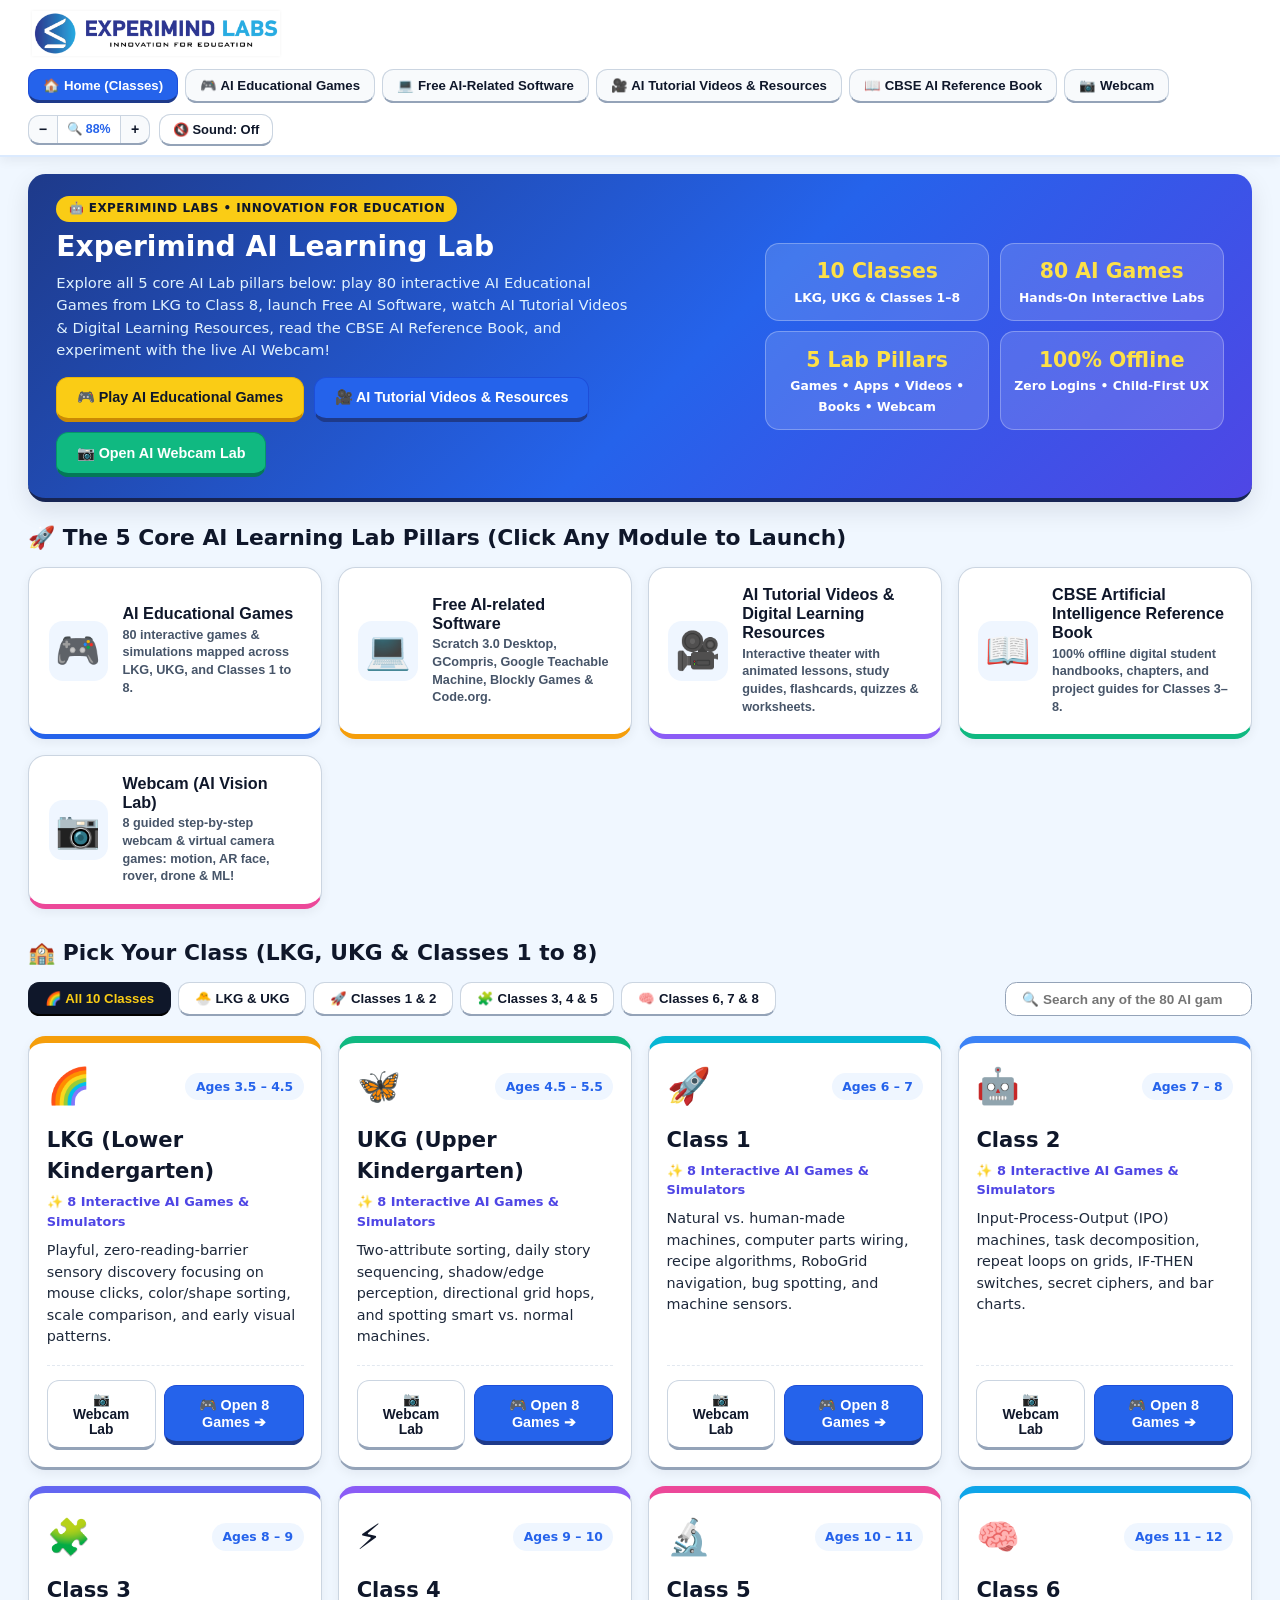
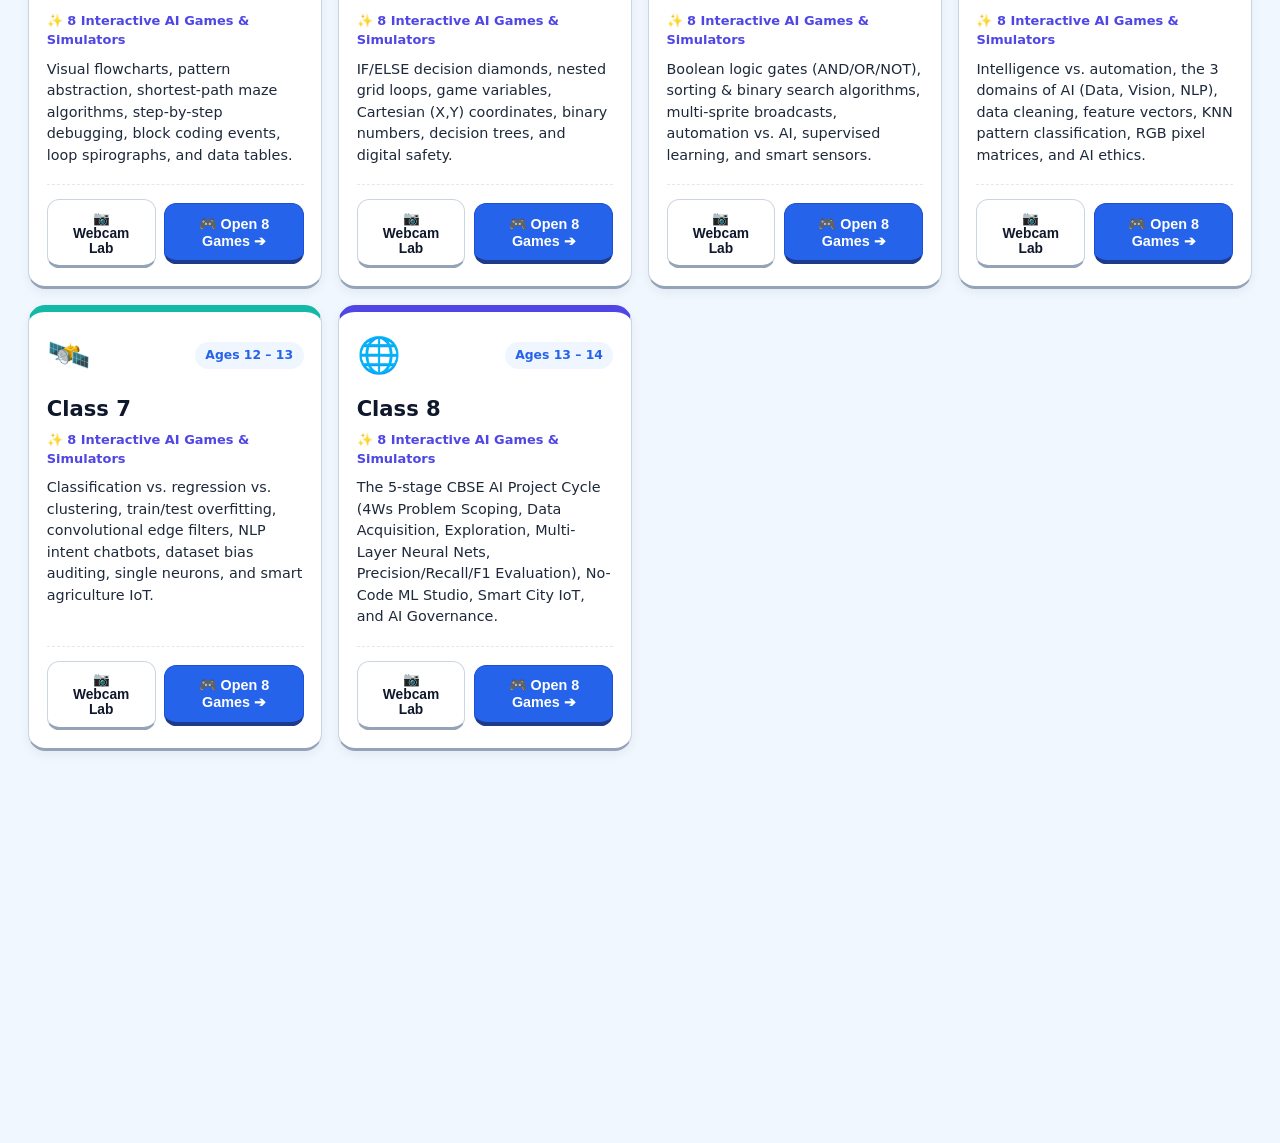
<file: index.html>
<!DOCTYPE html>
<html lang="en">
<head>
  <meta charset="UTF-8">
  <meta name="viewport" content="width=device-width, initial-scale=1.0">
  <meta http-equiv="Content-Security-Policy" content="default-src 'self' 'unsafe-inline' data: blob:; media-src 'self' blob: mediastream:; frame-src 'self' https://www.youtube-nocookie.com https://www.youtube.com; connect-src 'self' https://raw.githubusercontent.com data: blob:; img-src 'self' data: blob:;">
  <meta name="application-name" content="Experimind AI Learning Lab">
  <meta name="theme-color" content="#2563eb">
  <title>Experimind AI Learning Lab — Innovation for Education (LKG to Class 8)</title>
  <link rel="icon" type="image/png" href="[data-uri]">
  <link rel="shortcut icon" href="favicon.ico" type="image/x-icon">
  <link rel="stylesheet" href="src/styles/main.css">
</head>
<body>
  <header class="exp-TopBar">
    <div class="exp-TopBarInner">
      <button type="button" class="exp-BrandLink" id="brand-home-btn" title="Experimind AI Learning Lab Home">
        <img src="10_Brand_Assets/Experimind_Labs_Official_Logo.png" alt="Experimind Labs Official Logo" class="exp-LogoImg" id="brand-logo-img">
      </button>

      <nav class="exp-NavMenu" aria-label="Student Navigation">
        <button type="button" class="exp-NavBtn exp-NavBtn--active" data-top-route="home">🏠 Home (Classes)</button>
        <button type="button" class="exp-NavBtn" data-top-route="simulators">🎮 AI Educational Games</button>
        <button type="button" class="exp-NavBtn" data-top-route="external">💻 Free AI-Related Software</button>
        <button type="button" class="exp-NavBtn" data-top-route="videos">🎥 AI Tutorial Videos &amp; Resources</button>
        <button type="button" class="exp-NavBtn" data-top-route="books">📖 CBSE AI Reference Book</button>
        <button type="button" class="exp-NavBtn" data-top-route="vision">📷 Webcam</button>
      </nav>

      <div class="exp-UtilityCluster">
        <div class="exp-ZoomControls" id="header-zoom-controls" title="Display Zoom Level (Click - / + to adjust or label to reset)">
          <button type="button" class="exp-ZoomBtn" id="zoom-out-btn" title="Zoom Out (Ctrl -)">−</button>
          <button type="button" class="exp-ZoomLabel" id="zoom-level-label" title="Click to Reset to Default 88%">🔍 88%</button>
          <button type="button" class="exp-ZoomBtn" id="zoom-in-btn" title="Zoom In (Ctrl +)">+</button>
        </div>
        <button type="button" class="exp-TogglePill" id="header-sound-btn">🔇 Sound: Off</button>
      </div>
    </div>
  </header>

  <main class="exp-MainContainer" id="exp-main-view"></main>
  <canvas id="exp-confetti-canvas" class="exp-ConfettiCanvas"></canvas>

  
  <script src="src/config/brand.js"></script>
  <script src="src/data/curriculum80.js"></script>
  <script src="src/data/externalPlatforms.js"></script>
  <script src="src/data/videoHub.js"></script>
  <script src="src/data/referenceBooks.js"></script>
  <script src="src/audio/soundEngine.js"></script>
  <script src="src/simulators/engines.js"></script>
  <script src="src/vision/visionLab.js"></script>
  <script src="src/videoPlayer.js"></script>
  <script src="src/app.js"></script>
</body>
</html>
</file>
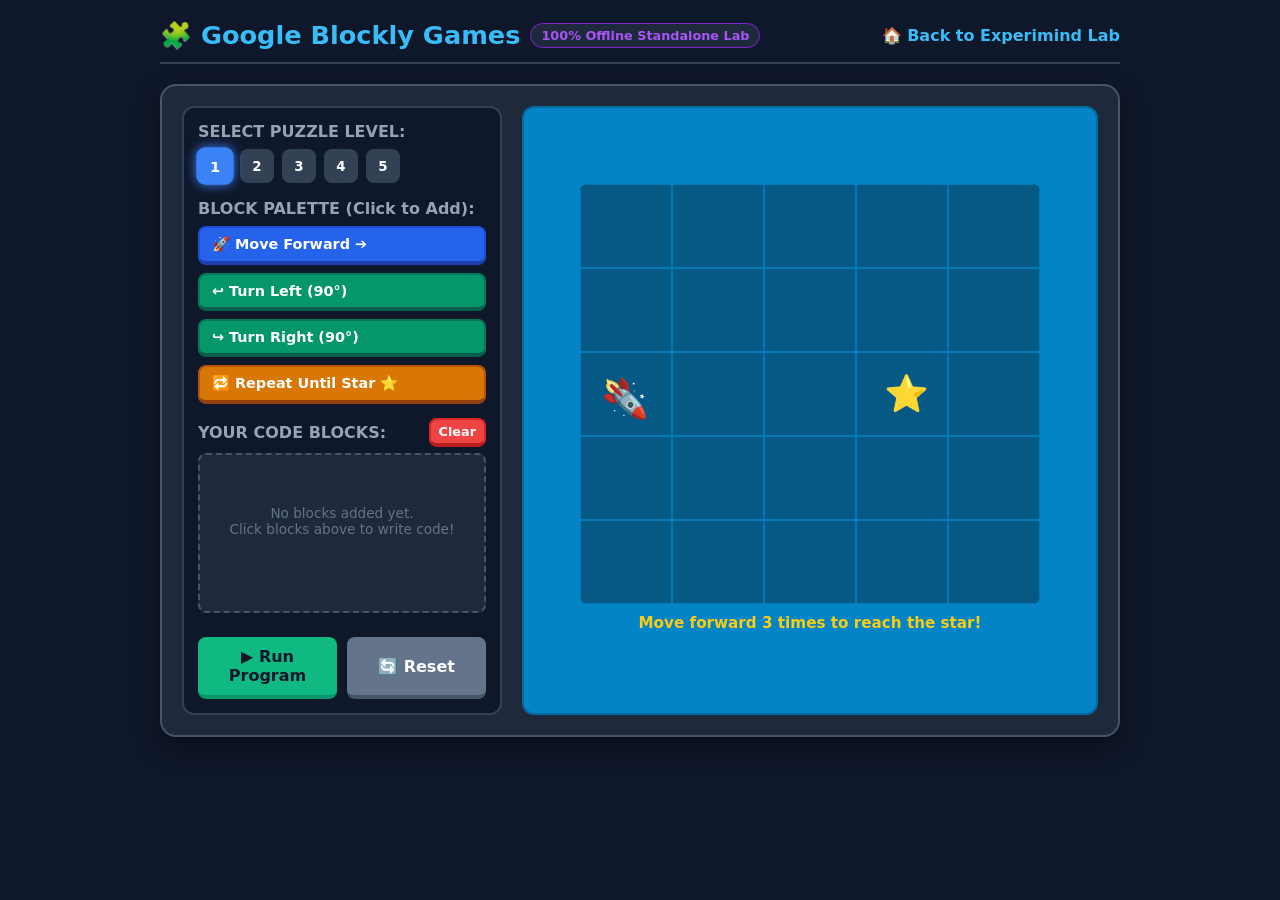
<file: Offline_AI_Software_Installers/Blockly_Games/index.html>
<!DOCTYPE html>
<html lang="en">
<head>
  <meta charset="UTF-8">
  <meta name="viewport" content="width=device-width, initial-scale=1.0">
  <title>Google Blockly Games — Offline Standalone Lab Edition</title>
  <style>
    * { box-sizing: border-box; margin: 0; padding: 0; font-family: system-ui, -apple-system, sans-serif; }
    body { background: #0f172a; color: #f8fafc; padding: 20px; display: flex; flex-direction: column; align-items: center; min-height: 100vh; }
    header { width: 100%; max-width: 960px; display: flex; justify-content: space-between; align-items: center; margin-bottom: 20px; border-bottom: 2px solid #334155; padding-bottom: 12px; }
    h1 { font-size: 1.6rem; color: #38bdf8; display: flex; align-items: center; gap: 10px; }
    .badge { background: #1e293b; color: #a855f7; border: 1px solid #7e22ce; padding: 4px 10px; border-radius: 9999px; font-size: 0.8rem; font-weight: bold; }
    .container { width: 100%; max-width: 960px; background: #1e293b; border: 2px solid #475569; border-radius: 16px; padding: 20px; display: grid; grid-template-columns: 320px 1fr; gap: 20px; box-shadow: 0 10px 25px rgba(0,0,0,0.4); }
    .level-row { display: flex; gap: 8px; margin-bottom: 16px; }
    .level-btn { background: #334155; color: #fff; border: none; width: 34px; height: 34px; border-radius: 8px; font-weight: bold; cursor: pointer; transition: 0.15s; }
    .level-btn.active { background: #3b82f6; transform: scale(1.1); box-shadow: 0 0 10px #3b82f6; }
    .workspace { background: #0f172a; border: 2px solid #334155; border-radius: 12px; padding: 14px; min-height: 380px; display: flex; flex-direction: column; justify-content: space-between; }
    .block-palette { display: flex; flex-direction: column; gap: 8px; margin-bottom: 14px; }
    .code-block { background: #2563eb; color: #fff; border: 2px solid #1d4ed8; border-bottom: 4px solid #1e40af; border-radius: 8px; padding: 8px 12px; font-weight: bold; font-size: 0.9rem; cursor: pointer; display: flex; align-items: center; gap: 8px; user-select: none; transition: 0.1s; }
    .code-block:hover { transform: translateY(-2px); filter: brightness(1.1); }
    .code-block.turn { background: #059669; border-color: #047857; border-bottom-color: #065f46; }
    .code-block.loop { background: #d97706; border-color: #b45309; border-bottom-color: #92400e; }
    .code-block.delete { background: #ef4444; border-color: #dc2626; border-bottom-color: #b91c1c; font-size: 0.8rem; padding: 4px 8px; }
    .program-area { background: #1e293b; border: 2px dashed #475569; border-radius: 8px; padding: 10px; min-height: 160px; margin-bottom: 12px; display: flex; flex-direction: column; gap: 6px; }
    .stage { display: flex; flex-direction: column; align-items: center; justify-content: center; background: #0284c7; border: 2px solid #0369a1; border-radius: 12px; padding: 14px; min-height: 380px; position: relative; overflow: hidden; }
    canvas { background: #075985; border-radius: 8px; box-shadow: inset 0 0 12px rgba(0,0,0,0.4); }
    .btn-row { display: flex; gap: 10px; width: 100%; margin-top: 12px; }
    .btn { flex: 1; padding: 10px; border: none; border-radius: 8px; font-weight: bold; font-size: 1rem; cursor: pointer; transition: 0.15s; }
    .btn-run { background: #10b981; color: #0f172a; border-bottom: 4px solid #059669; }
    .btn-reset { background: #64748b; color: #fff; border-bottom: 4px solid #475569; }
    .btn-run:hover { transform: translateY(-2px); filter: brightness(1.1); }
    .status-box { margin-top: 10px; font-size: 0.95rem; color: #facc15; font-weight: bold; min-height: 24px; text-align: center; }
  </style>
</head>
<body>
  <header>
    <h1>🧩 Google Blockly Games <span class="badge">100% Offline Standalone Lab</span></h1>
    <div><a href="../../index.html" style="color:#38bdf8;text-decoration:none;font-weight:bold;">🏠 Back to Experimind Lab</a></div>
  </header>

  <div class="container">
    <div class="workspace">
      <div>
        <div style="font-weight:bold;margin-bottom:8px;color:#94a3b8;">SELECT PUZZLE LEVEL:</div>
        <div class="level-row" id="levels"></div>

        <div style="font-weight:bold;margin-bottom:8px;color:#94a3b8;">BLOCK PALETTE (Click to Add):</div>
        <div class="block-palette">
          <div class="code-block" id="add-fwd">🚀 Move Forward ➔</div>
          <div class="code-block turn" id="add-left">↩️ Turn Left (90°)</div>
          <div class="code-block turn" id="add-right">↪️ Turn Right (90°)</div>
          <div class="code-block loop" id="add-repeat">🔁 Repeat Until Star ⭐</div>
        </div>

        <div style="font-weight:bold;margin-bottom:6px;color:#94a3b8;display:flex;justify-content:space-between;align-items:center;">
          <span>YOUR CODE BLOCKS:</span>
          <button type="button" class="code-block delete" id="btn-clear" style="margin:0;">Clear</button>
        </div>
        <div class="program-area" id="program-list"></div>
      </div>

      <div class="btn-row">
        <button type="button" class="btn btn-run" id="btn-run">▶️ Run Program</button>
        <button type="button" class="btn btn-reset" id="btn-reset">🔄 Reset</button>
      </div>
    </div>

    <div class="stage">
      <canvas id="game-canvas" width="460" height="420"></canvas>
      <div class="status-box" id="status-text">Snap code blocks and click "Run Program" to guide the astronaut to the star!</div>
    </div>
  </div>

  <script>
    var currentLevel = 1;
    var maxLevels = 5;
    var program = [];
    var isRunning = false;
    var astronaut = { x: 0, y: 0, dir: 1 }; // dir: 0:up, 1:right, 2:down, 3:left
    var star = { x: 4, y: 0 };
    var gridW = 5, gridH = 5;
    var walls = [];

    var LEVELS = [
      { id: 1, start: {x: 0, y: 2, dir: 1}, star: {x: 3, y: 2}, walls: [], hint: "Move forward 3 times to reach the star!" },
      { id: 2, start: {x: 0, y: 4, dir: 0}, star: {x: 2, y: 2}, walls: [{x:0, y:1}, {x:1, y:1}, {x:1, y:3}], hint: "Turn right after moving up!" },
      { id: 3, start: {x: 0, y: 0, dir: 1}, star: {x: 4, y: 4}, walls: [{x:2, y:0}, {x:2, y:1}, {x:2, y:3}, {x:2, y:4}], hint: "Navigate around the asteroid barrier!" },
      { id: 4, start: {x: 0, y: 2, dir: 1}, star: {x: 4, y: 2}, walls: [], hint: "Use 'Repeat Until Star' to reach the goal in just 1 block!" },
      { id: 5, start: {x: 0, y: 4, dir: 0}, star: {x: 4, y: 0}, walls: [{x:1, y:1},{x:1, y:2},{x:1, y:3},{x:3, y:1},{x:3, y:2},{x:3, y:3}], hint: "Zig-zag maze: combine moves, turns, and loops!" }
    ];

    var canvas = document.getElementById('game-canvas');
    var ctx = canvas.getContext('2d');
    var cellW = canvas.width / gridW;
    var cellH = canvas.height / gridH;

    function initLevels() {
      var levDiv = document.getElementById('levels');
      levDiv.innerHTML = '';
      for (var i = 1; i <= maxLevels; i++) {
        var btn = document.createElement('button');
        btn.className = 'level-btn' + (i === currentLevel ? ' active' : '');
        btn.textContent = i;
        btn.dataset.lev = i;
        btn.onclick = function() { loadLevel(parseInt(this.dataset.lev)); };
        levDiv.appendChild(btn);
      }
    }

    function loadLevel(num) {
      currentLevel = num;
      initLevels();
      var levData = LEVELS[num - 1];
      astronaut.x = levData.start.x;
      astronaut.y = levData.start.y;
      astronaut.dir = levData.start.dir;
      star.x = levData.star.x;
      star.y = levData.star.y;
      walls = levData.walls.slice();
      program = [];
      updateProgramList();
      document.getElementById('status-text').textContent = levData.hint;
      draw();
    }

    function draw() {
      ctx.fillStyle = '#075985';
      ctx.fillRect(0, 0, canvas.width, canvas.height);

      // Grid lines
      ctx.strokeStyle = '#0284c7';
      ctx.lineWidth = 1.5;
      for (var x = 0; x <= gridW; x++) {
        ctx.beginPath(); ctx.moveTo(x * cellW, 0); ctx.lineTo(x * cellW, canvas.height); ctx.stroke();
      }
      for (var y = 0; y <= gridH; y++) {
        ctx.beginPath(); ctx.moveTo(0, y * cellH); ctx.lineTo(canvas.width, y * cellH); ctx.stroke();
      }

      // Walls
      ctx.fillStyle = '#334155';
      walls.forEach(function(w) {
        ctx.fillRect(w.x * cellW + 4, w.y * cellH + 4, cellW - 8, cellH - 8);
        ctx.font = '28px sans-serif';
        ctx.fillText('🪨', w.x * cellW + cellW/2 - 14, w.y * cellH + cellH/2 + 10);
      });

      // Star Goal
      ctx.font = '36px sans-serif';
      ctx.fillText('⭐', star.x * cellW + cellW/2 - 18, star.y * cellH + cellH/2 + 12);

      // Astronaut
      var cx = astronaut.x * cellW + cellW/2;
      var cy = astronaut.y * cellH + cellH/2;
      ctx.save();
      ctx.translate(cx, cy);
      ctx.rotate(astronaut.dir * Math.PI / 2);
      ctx.font = '38px sans-serif';
      ctx.fillText('🚀', -19, 14);
      ctx.restore();
    }

    function updateProgramList() {
      var pl = document.getElementById('program-list');
      pl.innerHTML = '';
      if (program.length === 0) {
        pl.innerHTML = '<div style="color:#64748b;font-size:0.85rem;text-align:center;margin-top:40px;">No blocks added yet.<br>Click blocks above to write code!</div>';
        return;
      }
      program.forEach(function(cmd, i) {
        var d = document.createElement('div');
        d.className = 'code-block ' + (cmd.type === 'fwd' ? '' : cmd.type === 'repeat' ? 'loop' : 'turn');
        d.style.padding = '6px 10px';
        d.style.fontSize = '0.85rem';
        d.textContent = (i + 1) + '. ' + cmd.label;
        pl.appendChild(d);
      });
    }

    document.getElementById('add-fwd').onclick = function() { program.push({type: 'fwd', label: 'Move Forward ➔'}); updateProgramList(); };
    document.getElementById('add-left').onclick = function() { program.push({type: 'left', label: 'Turn Left ↩️'}); updateProgramList(); };
    document.getElementById('add-right').onclick = function() { program.push({type: 'right', label: 'Turn Right ↪️'}); updateProgramList(); };
    document.getElementById('add-repeat').onclick = function() { program.push({type: 'repeat', label: 'Repeat: Move to Goal 🔁'}); updateProgramList(); };
    document.getElementById('btn-clear').onclick = function() { program = []; updateProgramList(); };
    document.getElementById('btn-reset').onclick = function() { loadLevel(currentLevel); };

    document.getElementById('btn-run').onclick = function() {
      if (isRunning || program.length === 0) return;
      isRunning = true;
      document.getElementById('status-text').textContent = "Executing code blocks...";

      var queue = [];
      program.forEach(function(cmd) {
        if (cmd.type === 'repeat') {
          for (var r = 0; r < 5; r++) queue.push({type: 'fwd'});
        } else {
          queue.push(cmd);
        }
      });

      var stepIdx = 0;
      function step() {
        if (stepIdx >= queue.length) {
          isRunning = false;
          checkGoal();
          return;
        }
        var action = queue[stepIdx++];
        if (action.type === 'fwd') {
          var nx = astronaut.x, ny = astronaut.y;
          if (astronaut.dir === 0) ny--;
          else if (astronaut.dir === 1) nx++;
          else if (astronaut.dir === 2) ny++;
          else if (astronaut.dir === 3) nx--;

          var hitWall = walls.some(function(w) { return w.x === nx && w.y === ny; });
          if (nx >= 0 && nx < gridW && ny >= 0 && ny < gridH && !hitWall) {
            astronaut.x = nx;
            astronaut.y = ny;
          } else {
            document.getElementById('status-text').textContent = "💥 BUMP! Hit an obstacle or wall! Debug your code.";
            isRunning = false;
            draw();
            return;
          }
        } else if (action.type === 'left') {
          astronaut.dir = (astronaut.dir + 3) % 4;
        } else if (action.type === 'right') {
          astronaut.dir = (astronaut.dir + 1) % 4;
        }
        draw();

        if (astronaut.x === star.x && astronaut.y === star.y) {
          isRunning = false;
          document.getElementById('status-text').innerHTML = "🎉 LEVEL COMPLETE! Reached the Star!";
          setTimeout(function() {
            if (currentLevel < maxLevels) loadLevel(currentLevel + 1);
          }, 1200);
          return;
        }
        setTimeout(step, 400);
      }
      step();
    };

    function checkGoal() {
      if (astronaut.x === star.x && astronaut.y === star.y) {
        document.getElementById('status-text').innerHTML = "🎉 LEVEL COMPLETE!";
      } else {
        document.getElementById('status-text').textContent = "Did not reach star. Try adding more blocks!";
      }
    }

    loadLevel(1);
  </script>
</body>
</html>
</file>
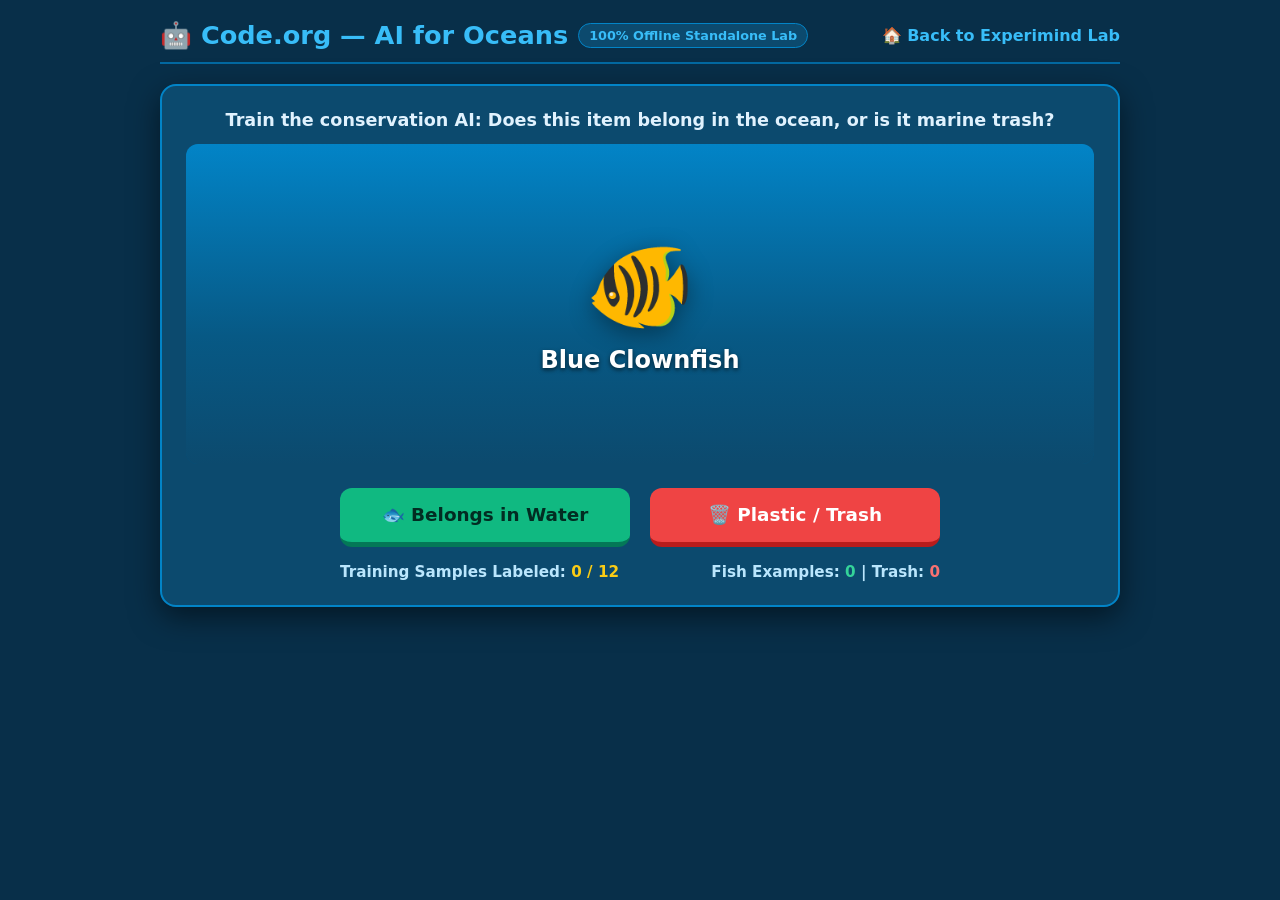
<file: Offline_AI_Software_Installers/CodeOrg_AI_For_Oceans/index.html>
<!DOCTYPE html>
<html lang="en">
<head>
  <meta charset="UTF-8">
  <meta name="viewport" content="width=device-width, initial-scale=1.0">
  <title>Code.org — Hour of AI: AI for Oceans (Offline Standalone Lab Edition)</title>
  <style>
    * { box-sizing: border-box; margin: 0; padding: 0; font-family: system-ui, -apple-system, sans-serif; }
    body { background: #082f49; color: #f8fafc; padding: 20px; display: flex; flex-direction: column; align-items: center; min-height: 100vh; }
    header { width: 100%; max-width: 960px; display: flex; justify-content: space-between; align-items: center; margin-bottom: 20px; border-bottom: 2px solid #0369a1; padding-bottom: 12px; }
    h1 { font-size: 1.6rem; color: #38bdf8; display: flex; align-items: center; gap: 10px; }
    .badge { background: #0c4a6e; color: #38bdf8; border: 1px solid #0284c7; padding: 4px 10px; border-radius: 9999px; font-size: 0.8rem; font-weight: bold; }
    .container { width: 100%; max-width: 960px; background: #0c4a6e; border: 2px solid #0284c7; border-radius: 16px; padding: 24px; display: flex; flex-direction: column; align-items: center; box-shadow: 0 10px 30px rgba(0,0,0,0.5); }
    .stage-card { width: 100%; background: #0369a1; border-radius: 12px; height: 320px; position: relative; overflow: hidden; display: flex; align-items: center; justify-content: center; box-shadow: inset 0 0 20px rgba(0,0,0,0.4); }
    .underwater-bg { position: absolute; inset: 0; background: linear-gradient(180deg, #0284c7 0%, #075985 60%, #0c4a6e 100%); }
    .current-item { position: relative; z-index: 10; text-align: center; animation: floatAnim 2s ease-in-out infinite; }
    @keyframes floatAnim { 0%, 100% { transform: translateY(0); } 50% { transform: translateY(-12px); } }
    .item-icon { font-size: 5.5rem; filter: drop-shadow(0 6px 12px rgba(0,0,0,0.4)); }
    .item-name { font-size: 1.5rem; font-weight: 900; color: #fff; margin-top: 8px; text-shadow: 0 2px 4px rgba(0,0,0,0.6); }
    .action-row { display: flex; gap: 20px; width: 100%; max-width: 600px; margin-top: 24px; }
    .btn { flex: 1; padding: 16px; border: none; border-radius: 12px; font-size: 1.15rem; font-weight: 900; cursor: pointer; transition: 0.15s; display: flex; align-items: center; justify-content: center; gap: 8px; user-select: none; }
    .btn:hover { transform: translateY(-3px); filter: brightness(1.1); }
    .btn:active { transform: translateY(1px); }
    .btn-fish { background: #10b981; color: #022c22; border-bottom: 5px solid #047857; }
    .btn-trash { background: #ef4444; color: #fff; border-bottom: 5px solid #b91c1c; }
    .btn-test { background: #facc15; color: #713f12; border-bottom: 5px solid #ca8a04; margin-top: 16px; width: 100%; max-width: 600px; }
    .stats-row { display: flex; justify-content: space-between; width: 100%; max-width: 600px; margin-top: 16px; font-weight: bold; font-size: 0.95rem; color: #bae6fd; }
  </style>
</head>
<body>
  <header>
    <h1>🤖 Code.org — AI for Oceans <span class="badge">100% Offline Standalone Lab</span></h1>
    <div><a href="../../index.html" style="color:#38bdf8;text-decoration:none;font-weight:bold;">🏠 Back to Experimind Lab</a></div>
  </header>

  <div class="container">
    <div style="font-size:1.1rem;font-weight:bold;margin-bottom:14px;color:#e0f2fe;text-align:center;">
      Train the conservation AI: Does this item belong in the ocean, or is it marine trash?
    </div>

    <div class="stage-card">
      <div class="underwater-bg"></div>
      <div class="current-item" id="stage-content">
        <div class="item-icon" id="item-icon">🐟</div>
        <div class="item-name" id="item-name">Blue Coral Fish</div>
      </div>
    </div>

    <div class="action-row" id="train-controls">
      <button type="button" class="btn btn-fish" id="btn-fish">🐟 Belongs in Water</button>
      <button type="button" class="btn btn-trash" id="btn-trash">🗑️ Plastic / Trash</button>
    </div>

    <div class="stats-row" id="stats-bar">
      <span>Training Samples Labeled: <strong id="lbl-count" style="color:#facc15;">0 / 12</strong></span>
      <span>Fish Examples: <strong id="fish-count" style="color:#34d399;">0</strong> | Trash: <strong id="trash-count" style="color:#f87171;">0</strong></span>
    </div>

    <button type="button" class="btn btn-test" id="btn-test" style="display:none;">🌊 Run AI Ocean Sweeper (Test Model!)</button>
  </div>

  <script>
    var ITEMS = [
      { name: "Blue Clownfish", icon: "🐠", isOcean: true },
      { name: "Plastic Water Bottle", icon: "🧴", isOcean: false },
      { name: "Giant Blue Whale", icon: "🐋", isOcean: true },
      { name: "Crushed Soda Can", icon: "🥫", isOcean: false },
      { name: "Gentle Sea Turtle", icon: "🐢", isOcean: true },
      { name: "Discarded Car Tire", icon: "🛞", isOcean: false },
      { name: "Smiling Dolphin", icon: "🐬", isOcean: true },
      { name: "Plastic Grocery Bag", icon: "🛍️", isOcean: false },
      { name: "Golden Starfish", icon: "⭐", isOcean: true },
      { name: "Toxic Chemical Barrel", icon: "🛢️", isOcean: false },
      { name: "Red Reef Crab", icon: "🦀", isOcean: true },
      { name: "Old Leather Boot", icon: "🥾", isOcean: false }
    ];

    var idx = 0;
    var trainingData = [];
    var fishCount = 0;
    var trashCount = 0;

    function renderItem() {
      if (idx >= ITEMS.length) {
        document.getElementById('stage-content').innerHTML = '<div style="font-size:4.5rem;">🧠</div><div class="item-name">Training Complete! Ready to sweep the ocean.</div>';
        document.getElementById('train-controls').style.display = 'none';
        document.getElementById('btn-test').style.display = 'flex';
        return;
      }
      var it = ITEMS[idx];
      document.getElementById('item-icon').textContent = it.icon;
      document.getElementById('item-name').textContent = it.name;
      document.getElementById('lbl-count').textContent = idx + " / " + ITEMS.length;
      document.getElementById('fish-count').textContent = fishCount;
      document.getElementById('trash-count').textContent = trashCount;
    }

    function recordChoice(studentBelievesOcean) {
      var it = ITEMS[idx];
      trainingData.push({ item: it, userLabel: studentBelievesOcean });
      if (studentBelievesOcean) fishCount++; else trashCount++;
      idx++;
      renderItem();
    }

    document.getElementById('btn-fish').onclick = function() { recordChoice(true); };
    document.getElementById('btn-trash').onclick = function() { recordChoice(false); };

    document.getElementById('btn-test').onclick = function() {
      document.getElementById('btn-test').style.display = 'none';
      document.getElementById('stats-bar').style.display = 'none';
      document.getElementById('stage-content').innerHTML = '<div style="font-size:4rem;">🤖</div><div class="item-name">Autonomous Marine Robot is sweeping the ocean...</div>';

      var testIdx = 0;
      var correctCleaned = 0;
      var mistakes = 0;

      function testStep() {
        if (testIdx >= ITEMS.length) {
          var accuracy = Math.round((correctCleaned / ITEMS.length) * 100);
          document.getElementById('stage-content').innerHTML = 
            '<div style="font-size:4rem;">🏆</div>' +
            '<div class="item-name">Ocean Cleaned! Model Accuracy: ' + accuracy + '%</div>' +
            '<div style="font-size:0.95rem;margin-top:10px;color:#bae6fd;">' +
            (accuracy >= 80 ? '🌟 Excellent dataset! Your AI cleaned the ocean while protecting marine animals!' : '⚠️ Some sea life was removed or trash left behind! Data bias and training size matter!') +
            '</div>';
          return;
        }
        var cur = ITEMS[testIdx];
        var trainedAsOcean = trainingData[testIdx] ? trainingData[testIdx].userLabel : cur.isOcean;
        var actionText = trainedAsOcean ? "PROTECTED (Left in Ocean)" : "REMOVED (Collected as Trash)";
        var actionColor = trainedAsOcean ? "#34d399" : "#f87171";

        if ((trainedAsOcean && cur.isOcean) || (!trainedAsOcean && !cur.isOcean)) {
          correctCleaned++;
        } else {
          mistakes++;
        }

        document.getElementById('stage-content').innerHTML = 
          '<div style="font-size:5rem;">' + cur.icon + '</div>' +
          '<div class="item-name">' + cur.name + '</div>' +
          '<div style="font-size:1.1rem;font-weight:900;color:' + actionColor + ';margin-top:8px;">' + actionText + '</div>';

        testIdx++;
        setTimeout(testStep, 1000);
      }
      setTimeout(testStep, 800);
    };

    renderItem();
  </script>
</body>
</html>
</file>
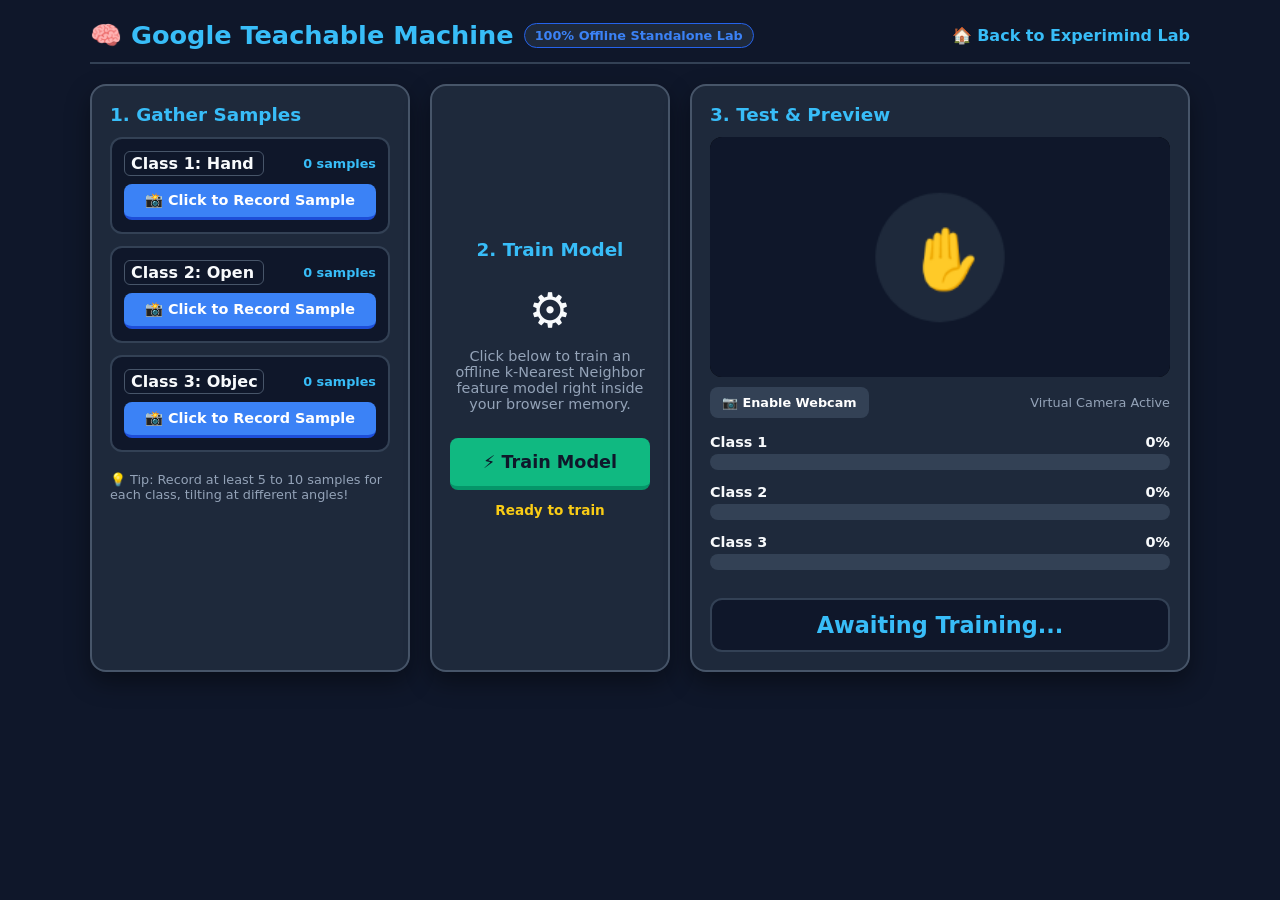
<file: Offline_AI_Software_Installers/Teachable_Machine_Offline/index.html>
<!DOCTYPE html>
<html lang="en">
<head>
  <meta charset="UTF-8">
  <meta name="viewport" content="width=device-width, initial-scale=1.0">
  <title>Google Teachable Machine — Offline Standalone Lab Edition</title>
  <style>
    * { box-sizing: border-box; margin: 0; padding: 0; font-family: system-ui, -apple-system, sans-serif; }
    body { background: #0f172a; color: #f8fafc; padding: 20px; display: flex; flex-direction: column; align-items: center; min-height: 100vh; }
    header { width: 100%; max-width: 1100px; display: flex; justify-content: space-between; align-items: center; margin-bottom: 20px; border-bottom: 2px solid #334155; padding-bottom: 12px; }
    h1 { font-size: 1.6rem; color: #38bdf8; display: flex; align-items: center; gap: 10px; }
    .badge { background: #1e293b; color: #3b82f6; border: 1px solid #2563eb; padding: 4px 10px; border-radius: 9999px; font-size: 0.8rem; font-weight: bold; }
    .container { width: 100%; max-width: 1100px; display: grid; grid-template-columns: 320px 240px 1fr; gap: 20px; }
    @media (max-width: 900px) { .container { grid-template-columns: 1fr; } }
    .panel { background: #1e293b; border: 2px solid #475569; border-radius: 16px; padding: 18px; display: flex; flex-direction: column; box-shadow: 0 10px 25px rgba(0,0,0,0.4); }
    .class-card { background: #0f172a; border: 2px solid #334155; border-radius: 12px; padding: 12px; margin-bottom: 12px; }
    .class-header { display: flex; justify-content: space-between; align-items: center; margin-bottom: 8px; }
    .class-name { font-weight: bold; font-size: 1rem; color: #f8fafc; background: transparent; border: 1px solid #475569; padding: 2px 6px; border-radius: 6px; width: 140px; }
    .sample-count { font-size: 0.8rem; font-weight: bold; color: #38bdf8; }
    .btn { padding: 8px 12px; border: none; border-radius: 8px; font-weight: bold; font-size: 0.9rem; cursor: pointer; transition: 0.15s; user-select: none; }
    .btn-record { background: #3b82f6; color: #fff; width: 100%; border-bottom: 3px solid #1d4ed8; }
    .btn-record:active { transform: translateY(2px); border-bottom-width: 1px; }
    .btn-train { background: #10b981; color: #0f172a; font-size: 1.1rem; padding: 14px; border-bottom: 4px solid #059669; margin-top: 10px; }
    .btn-train:hover { filter: brightness(1.1); transform: translateY(-2px); }
    .camera-box { background: #000; border-radius: 12px; overflow: hidden; width: 100%; height: 240px; display: flex; align-items: center; justify-content: center; position: relative; }
    video, canvas { width: 100%; height: 100%; object-fit: cover; }
    .meter-row { margin-bottom: 14px; }
    .meter-label { display: flex; justify-content: space-between; font-size: 0.9rem; font-weight: bold; margin-bottom: 4px; }
    .meter-bar { height: 16px; background: #334155; border-radius: 9999px; overflow: hidden; }
    .meter-fill { height: 100%; width: 0%; transition: width 0.1s linear; }
    .fill-1 { background: #3b82f6; }
    .fill-2 { background: #10b981; }
    .fill-3 { background: #f59e0b; }
    .winner-badge { font-size: 1.4rem; font-weight: 900; text-align: center; padding: 12px; background: #0f172a; border: 2px solid #334155; border-radius: 12px; margin-top: 14px; color: #38bdf8; }
  </style>
</head>
<body>
  <header>
    <h1>🧠 Google Teachable Machine <span class="badge">100% Offline Standalone Lab</span></h1>
    <div><a href="../../index.html" style="color:#38bdf8;text-decoration:none;font-weight:bold;">🏠 Back to Experimind Lab</a></div>
  </header>

  <div class="container">
    <!-- PANEL 1: GATHER TRAINING SAMPLES -->
    <div class="panel">
      <h3 style="font-size:1.15rem;margin-bottom:12px;color:#38bdf8;">1. Gather Samples</h3>

      <div class="class-card">
        <div class="class-header">
          <input type="text" class="class-name" id="name-1" value="Class 1: Hand Up">
          <span class="sample-count" id="count-1">0 samples</span>
        </div>
        <button type="button" class="btn btn-record" id="rec-1">📸 Click to Record Sample</button>
      </div>

      <div class="class-card">
        <div class="class-header">
          <input type="text" class="class-name" id="name-2" value="Class 2: Open Palm">
          <span class="sample-count" id="count-2">0 samples</span>
        </div>
        <button type="button" class="btn btn-record" id="rec-2">📸 Click to Record Sample</button>
      </div>

      <div class="class-card">
        <div class="class-header">
          <input type="text" class="class-name" id="name-3" value="Class 3: Object / Pencil">
          <span class="sample-count" id="count-3">0 samples</span>
        </div>
        <button type="button" class="btn btn-record" id="rec-3">📸 Click to Record Sample</button>
      </div>

      <div style="font-size:0.8rem;color:#94a3b8;margin-top:8px;">💡 Tip: Record at least 5 to 10 samples for each class, tilting at different angles!</div>
    </div>

    <!-- PANEL 2: TRAIN MODEL -->
    <div class="panel" style="justify-content:center;text-align:center;">
      <h3 style="font-size:1.15rem;margin-bottom:12px;color:#38bdf8;">2. Train Model</h3>
      <div style="font-size:3rem;margin:10px 0;">⚙️</div>
      <p style="font-size:0.9rem;color:#94a3b8;margin-bottom:16px;">Click below to train an offline k-Nearest Neighbor feature model right inside your browser memory.</p>
      <button type="button" class="btn btn-train" id="btn-train">⚡ Train Model</button>
      <div id="train-status" style="margin-top:12px;font-size:0.85rem;font-weight:bold;color:#facc15;">Ready to train</div>
    </div>

    <!-- PANEL 3: PREVIEW & LIVE TESTING -->
    <div class="panel">
      <h3 style="font-size:1.15rem;margin-bottom:12px;color:#38bdf8;">3. Test & Preview</h3>
      <div class="camera-box">
        <video id="webcam" autoplay playsinline muted style="display:none;"></video>
        <canvas id="view-canvas" width="320" height="240"></canvas>
      </div>
      <div style="margin-top:10px;display:flex;justify-content:space-between;align-items:center;">
        <button type="button" class="btn" id="btn-cam" style="background:#334155;color:#fff;font-size:0.8rem;">📷 Enable Webcam</button>
        <span style="font-size:0.8rem;color:#94a3b8;" id="cam-status">Virtual Camera Active</span>
      </div>

      <div style="margin-top:16px;">
        <div class="meter-row">
          <div class="meter-label"><span id="lbl-1">Class 1</span><span id="pct-1">0%</span></div>
          <div class="meter-bar"><div class="meter-fill fill-1" id="bar-1"></div></div>
        </div>
        <div class="meter-row">
          <div class="meter-label"><span id="lbl-2">Class 2</span><span id="pct-2">0%</span></div>
          <div class="meter-bar"><div class="meter-fill fill-2" id="bar-2"></div></div>
        </div>
        <div class="meter-row">
          <div class="meter-label"><span id="lbl-3">Class 3</span><span id="pct-3">0%</span></div>
          <div class="meter-bar"><div class="meter-fill fill-3" id="bar-3"></div></div>
        </div>
      </div>

      <div class="winner-badge" id="winner-box">Awaiting Training...</div>
    </div>
  </div>

  <script>
    var samples = { 1: [], 2: [], 3: [] };
    var isTrained = false;
    var video = document.getElementById('webcam');
    var canvas = document.getElementById('view-canvas');
    var ctx = canvas.getContext('2d');
    var useWebcam = false;
    var pointer = { x: 160, y: 120 };

    // Off-screen canvas for downsampled feature embedding (16x12 = 192 features)
    var featCanvas = document.createElement('canvas');
    featCanvas.width = 16; featCanvas.height = 12;
    var featCtx = featCanvas.getContext('2d', { willReadFrequently: true });

    function startWebcam() {
      if (navigator.mediaDevices && navigator.mediaDevices.getUserMedia) {
        navigator.mediaDevices.getUserMedia({ video: { width: 320, height: 240 } })
          .then(function(stream) {
            video.srcObject = stream;
            video.play();
            useWebcam = true;
            document.getElementById('cam-status').textContent = "🔴 Live Webcam Active";
            document.getElementById('btn-cam').textContent = "⏹️ Use Virtual Mode";
          })
          .catch(function(err) {
            document.getElementById('cam-status').textContent = "Webcam unavailable (Virtual Active)";
          });
      }
    }

    document.getElementById('btn-cam').onclick = function() {
      if (useWebcam) {
        if (video.srcObject) video.srcObject.getTracks().forEach(function(t) { t.stop(); });
        useWebcam = false;
        document.getElementById('cam-status').textContent = "Virtual Camera Active";
        document.getElementById('btn-cam').textContent = "📷 Enable Webcam";
      } else {
        startWebcam();
      }
    };

    canvas.addEventListener('mousemove', function(e) {
      var rect = canvas.getBoundingClientRect();
      pointer.x = (e.clientX - rect.left) * (canvas.width / rect.width);
      pointer.y = (e.clientY - rect.top) * (canvas.height / rect.height);
    });

    function getFeatures() {
      featCtx.drawImage(canvas, 0, 0, 16, 12);
      var imgData = featCtx.getImageData(0, 0, 16, 12).data;
      var vec = [];
      for (var i = 0; i < imgData.length; i += 4) {
        // Luminance + color ratio
        vec.push((imgData[i]*0.299 + imgData[i+1]*0.587 + imgData[i+2]*0.114) / 255);
      }
      return vec;
    }

    function recordSample(cls) {
      var f = getFeatures();
      samples[cls].push(f);
      document.getElementById('count-' + cls).textContent = samples[cls].length + ' samples';
    }

    document.getElementById('rec-1').onclick = function() { recordSample(1); };
    document.getElementById('rec-2').onclick = function() { recordSample(2); };
    document.getElementById('rec-3').onclick = function() { recordSample(3); };

    document.getElementById('btn-train').onclick = function() {
      var total = samples[1].length + samples[2].length + samples[3].length;
      if (total < 3) {
        document.getElementById('train-status').textContent = "⚠️ Please record at least 1 sample per class!";
        return;
      }
      document.getElementById('train-status').textContent = "⏳ Training Neural Weights (100 Epochs)...";
      setTimeout(function() {
        isTrained = true;
        document.getElementById('train-status').textContent = "✅ Model Trained & Active!";
      }, 500);
    };

    function predict(feat) {
      if (!isTrained) return;
      var dists = { 1: 9999, 2: 9999, 3: 9999 };
      [1, 2, 3].forEach(function(c) {
        if (samples[c].length === 0) return;
        var minD = 9999;
        samples[c].forEach(function(s) {
          var d = 0;
          for (var i = 0; i < feat.length; i++) {
            var diff = s[i] - feat[i];
            d += diff * diff;
          }
          if (d < minD) minD = d;
        });
        dists[c] = Math.sqrt(minD);
      });

      // Softmax inverse distance to percentages
      var inv1 = 1 / (dists[1] + 0.001);
      var inv2 = 1 / (dists[2] + 0.001);
      var inv3 = 1 / (dists[3] + 0.001);
      var sum = inv1 + inv2 + inv3;

      var p1 = Math.round((inv1 / sum) * 100);
      var p2 = Math.round((inv2 / sum) * 100);
      var p3 = 100 - p1 - p2;

      document.getElementById('pct-1').textContent = p1 + '%';
      document.getElementById('pct-2').textContent = p2 + '%';
      document.getElementById('pct-3').textContent = p3 + '%';

      document.getElementById('bar-1').style.width = p1 + '%';
      document.getElementById('bar-2').style.width = p2 + '%';
      document.getElementById('bar-3').style.width = p3 + '%';

      var winCls = 1;
      if (p2 > p1 && p2 > p3) winCls = 2;
      else if (p3 > p1 && p3 > p2) winCls = 3;

      var winName = document.getElementById('name-' + winCls).value;
      document.getElementById('winner-box').textContent = "🎯 Prediction: " + winName;
    }

    function loop() {
      if (useWebcam && video.readyState === 4) {
        ctx.save();
        ctx.translate(canvas.width, 0);
        ctx.scale(-1, 1);
        ctx.drawImage(video, 0, 0, canvas.width, canvas.height);
        ctx.restore();
      } else {
        // Virtual mode rendering
        ctx.fillStyle = '#0f172a';
        ctx.fillRect(0, 0, canvas.width, canvas.height);
        
        ctx.fillStyle = '#1e293b';
        ctx.beginPath();
        ctx.arc(pointer.x, pointer.y, 45, 0, Math.PI * 2);
        ctx.fill();

        ctx.font = '40px sans-serif';
        ctx.fillText('✋', pointer.x - 20, pointer.y + 15);
        ctx.fillStyle = '#64748b';
        ctx.font = '12px sans-serif';
        ctx.fillText('Virtual Sensor (Move Mouse to Simulate Target)', 20, 220);
      }

      if (isTrained) {
        predict(getFeatures());
      }

      requestAnimationFrame(loop);
    }
    loop();
  </script>
</body>
</html>
</file>
<file: src/styles/main.css>
/* Experimind AI Learning Lab v4.0 — Big, Tactile, Kid-First Design System */
:root {
  --bg-page: #f0f7ff;
  --bg-surface: #ffffff;
  --bg-subtle: #f8fafc;
  --bg-dark: #0f172a;
  --ink-primary: #0f172a;
  --ink-secondary: #1e293b;
  --ink-muted: #475569;
  --brand-blue: #2563eb;
  --brand-indigo: #4f46e5;
  --brand-teal: #0d9488;
  --brand-amber: #f59e0b;
  --brand-emerald: #10b981;
  --brand-rose: #e11d48;
  --border-light: #cbd5e1;
  --border-strong: #94a3b8;
  --radius-xl: 24px;
  --radius-lg: 20px;
  --radius-md: 16px;
  --radius-sm: 12px;
  --shadow-sm: 0 4px 12px rgba(15, 23, 42, 0.06);
  --shadow-md: 0 10px 28px rgba(15, 23, 42, 0.10);
}

* {
  box-sizing: border-box;
  margin: 0;
  padding: 0;
}

body {
  font-family: 'Inter', 'Nunito', 'Segoe UI', system-ui, -apple-system, sans-serif;
  background-color: var(--bg-page);
  color: var(--ink-primary);
  font-size: 15.5px;
  line-height: 1.5;
  min-height: 100vh;
  overflow-x: hidden;
  zoom: 0.88;
  transition: zoom 0.15s ease;
}

/* Sticky Widescreen Top Navigation Bar — Sleek & Compact */
.exp-TopBar {
  position: sticky;
  top: 0;
  z-index: 100;
  background: #ffffff;
  border-bottom: 3px solid #dbeafe;
  box-shadow: var(--shadow-sm);
}

.exp-TopBarInner {
  max-width: 1860px;
  width: 100%;
  margin: 0 auto;
  padding: 10px clamp(16px, 2.5vw, 36px);
  display: flex;
  align-items: center;
  justify-content: space-between;
  gap: 12px;
  flex-wrap: wrap;
}

.exp-BrandLink {
  display: flex;
  align-items: center;
  gap: 12px;
  background: none;
  border: none;
  cursor: pointer;
  text-align: left;
  padding: 2px 4px;
  border-radius: 8px;
  transition: opacity 0.15s ease, transform 0.15s ease;
}

.exp-BrandLink:hover {
  opacity: 0.92;
  transform: translateY(-1px);
}

.exp-BrandLink:active {
  transform: translateY(1px);
}

.exp-LogoImg {
  height: 52px;
  width: auto;
  max-width: 300px;
  object-fit: contain;
  display: block;
  filter: drop-shadow(0 1px 2px rgba(0, 0, 0, 0.05));
}

@media (max-width: 1200px) {
  .exp-LogoImg {
    height: 44px;
    max-width: 250px;
  }
}

@media (max-width: 768px) {
  .exp-LogoImg {
    height: 38px;
    max-width: 210px;
  }
}

.exp-NavMenu {
  display: flex;
  align-items: center;
  gap: 8px;
  flex-wrap: wrap;
}

.exp-NavBtn {
  padding: 9px 16px;
  border-radius: 13px;
  border: 2px solid #cbd5e1;
  border-bottom: 3px solid #94a3b8;
  background: #f8fafc;
  color: var(--ink-primary);
  font-weight: 800;
  font-size: 0.94rem;
  cursor: pointer;
  transition: transform 0.1s ease, background 0.15s ease;
}

.exp-NavBtn:hover {
  background: #eff6ff;
  border-color: #60a5fa;
  border-bottom-color: #2563eb;
  color: var(--brand-blue);
  transform: translateY(-1px);
}

.exp-NavBtn:active {
  transform: translateY(2px);
}

.exp-NavBtn--active {
  background: var(--brand-blue);
  color: #ffffff;
  border-color: #1d4ed8;
  border-bottom: 4px solid #1e3a8a;
}

.exp-UtilityCluster {
  display: flex;
  align-items: center;
  gap: 10px;
  flex-wrap: wrap;
}

/* Modern Screen Zoom Widget */
.exp-ZoomControls {
  display: inline-flex;
  align-items: center;
  background: #f8fafc;
  border: 2px solid #cbd5e1;
  border-bottom: 3px solid #94a3b8;
  border-radius: 13px;
  overflow: hidden;
}

.exp-ZoomBtn {
  background: transparent;
  border: none;
  padding: 7px 11px;
  font-size: 1rem;
  font-weight: 900;
  color: var(--ink-primary);
  cursor: pointer;
  line-height: 1;
  transition: background 0.15s ease, color 0.15s ease;
}

.exp-ZoomBtn:hover {
  background: #eff6ff;
  color: var(--brand-blue);
}

.exp-ZoomBtn:active {
  background: #dbeafe;
}

.exp-ZoomLabel {
  background: #ffffff;
  border: none;
  border-left: 1px solid #cbd5e1;
  border-right: 1px solid #cbd5e1;
  padding: 7px 11px;
  font-size: 0.88rem;
  font-weight: 800;
  color: var(--brand-blue);
  cursor: pointer;
  white-space: nowrap;
  transition: background 0.15s ease;
}

.exp-ZoomLabel:hover {
  background: #f0f9ff;
  color: #1d4ed8;
}

.exp-TogglePill {
  padding: 8px 15px;
  border-radius: 13px;
  border: 2px solid #cbd5e1;
  border-bottom: 3px solid #94a3b8;
  background: #ffffff;
  color: var(--ink-primary);
  font-weight: 800;
  font-size: 0.92rem;
  cursor: pointer;
  transition: background 0.15s ease, border-color 0.15s ease;
}

.exp-TogglePill--on {
  background: #dcfce7;
  border-color: #10b981;
  border-bottom-color: #059669;
  color: #065f46;
}

/* Main Fluid Container — Generous Full-Screen Width */
.exp-MainContainer {
  max-width: 1860px;
  width: 100%;
  margin: 0 auto;
  padding: 20px clamp(16px, 2.5vw, 36px) 44px;
}

/* Kid-Friendly Hero Banner */
.exp-HeroBanner {
  background: linear-gradient(135deg, #1e3a8a 0%, #2563eb 55%, #4f46e5 100%);
  color: #ffffff;
  border-radius: var(--radius-lg);
  border-bottom: 5px solid #172554;
  padding: 24px clamp(18px, 2.5vw, 36px);
  display: grid;
  grid-template-columns: 1.5fr 1fr;
  gap: 24px;
  align-items: center;
  box-shadow: var(--shadow-md);
  margin-bottom: 22px;
}

@media (max-width: 980px) {
  .exp-HeroBanner {
    grid-template-columns: 1fr;
  }
}

.exp-HeroBadge {
  display: inline-block;
  background: #facc15;
  color: #0f172a;
  padding: 5px 14px;
  border-radius: 999px;
  font-size: 0.85rem;
  font-weight: 900;
  letter-spacing: 0.04em;
  text-transform: uppercase;
  margin-bottom: 10px;
}

.exp-HeroBanner h1 {
  font-size: clamp(1.65rem, 2.5vw, 2.25rem);
  font-weight: 900;
  line-height: 1.15;
  margin-bottom: 10px;
}

.exp-HeroBanner p {
  color: #e0f2fe;
  font-size: 1.05rem;
  font-weight: 500;
  max-width: 62ch;
  margin-bottom: 18px;
}

.exp-HeroActionRow {
  display: flex;
  gap: 12px;
  flex-wrap: wrap;
}

.exp-HeroKpiGrid {
  display: grid;
  grid-template-columns: repeat(2, 1fr);
  gap: 12px;
}

.exp-HeroKpiCard {
  background: rgba(255, 255, 255, 0.14);
  border: 2px solid rgba(255, 255, 255, 0.28);
  border-radius: var(--radius-md);
  padding: 14px;
  text-align: center;
}

.exp-HeroKpiCard strong {
  display: block;
  font-size: 1.45rem;
  font-weight: 900;
  color: #fde047;
}

.exp-HeroKpiCard span {
  font-size: 0.88rem;
  font-weight: 700;
  color: #ffffff;
}

/* Filter & Search Bar */
.exp-FilterRow {
  display: flex;
  align-items: center;
  justify-content: space-between;
  gap: 14px;
  flex-wrap: wrap;
  margin-bottom: 22px;
}

.exp-BandTabs {
  display: flex;
  gap: 8px;
  flex-wrap: wrap;
}

.exp-BandTab {
  padding: 9px 18px;
  border-radius: 13px;
  border: 2px solid #cbd5e1;
  border-bottom: 3px solid #94a3b8;
  background: #ffffff;
  color: var(--ink-primary);
  font-weight: 800;
  font-size: 0.94rem;
  cursor: pointer;
}

.exp-BandTab--active {
  background: #0f172a;
  color: #facc15;
  border-color: #0f172a;
  border-bottom-color: #000000;
}

.exp-SearchInput {
  padding: 10px 18px;
  border-radius: 13px;
  border: 2px solid #94a3b8;
  min-width: 280px;
  font-size: 0.96rem;
  font-weight: 600;
  background: #ffffff;
}

/* Big Grade Cards Grid */
.exp-GradeGrid {
  display: grid;
  grid-template-columns: repeat(auto-fill, minmax(300px, 1fr));
  gap: 18px;
  margin-bottom: 28px;
}

.exp-GradeCard {
  background: var(--bg-surface);
  border-radius: var(--radius-lg);
  border: 2px solid #cbd5e1;
  border-bottom: 4px solid #94a3b8;
  padding: 20px;
  box-shadow: var(--shadow-sm);
  display: flex;
  flex-direction: column;
  justify-content: space-between;
  transition: transform 0.15s ease, box-shadow 0.15s ease;
}

.exp-GradeCard:hover {
  transform: translateY(-3px);
  box-shadow: var(--shadow-md);
}

.exp-GradeHeader {
  display: flex;
  align-items: center;
  justify-content: space-between;
  margin-bottom: 12px;
}

.exp-GradeIcon {
  font-size: 2.5rem;
}

.exp-GradeAge {
  font-size: 0.88rem;
  font-weight: 800;
  padding: 5px 12px;
  border-radius: 999px;
  background: #eff6ff;
  color: var(--brand-blue);
}

.exp-GradeCard h3 {
  font-size: 1.5rem;
  font-weight: 900;
  margin-bottom: 6px;
}

.exp-GradeFramework {
  font-size: 0.92rem;
  font-weight: 800;
  color: var(--brand-indigo);
  margin-bottom: 10px;
}

.exp-GradeSummary {
  font-size: 1.02rem;
  color: var(--ink-secondary);
  margin-bottom: 20px;
}

.exp-GradeFooter {
  display: flex;
  align-items: center;
  justify-content: space-between;
  gap: 10px;
  padding-top: 16px;
  border-top: 2px dashed #e2e8f0;
}

/* Big Lesson Tiles Grid */
.exp-LessonGrid {
  display: grid;
  grid-template-columns: repeat(auto-fill, minmax(360px, 1fr));
  gap: 24px;
}

.exp-LessonCard {
  background: var(--bg-surface);
  border: 2px solid #cbd5e1;
  border-bottom: 6px solid #94a3b8;
  border-radius: var(--radius-lg);
  padding: 24px;
  box-shadow: var(--shadow-sm);
  display: flex;
  flex-direction: column;
  justify-content: space-between;
  transition: transform 0.15s ease;
}

.exp-LessonCard:hover {
  transform: translateY(-3px);
}

.exp-LessonMetaRow {
  display: flex;
  justify-content: space-between;
  align-items: center;
  margin-bottom: 12px;
}

.exp-LessonNumBadge {
  font-size: 0.9rem;
  font-weight: 800;
  padding: 5px 12px;
  border-radius: 10px;
  background: #dbeafe;
  color: #1e40af;
}

.exp-LessonStarRow {
  font-size: 1.25rem;
}

/* SIMULATOR-FIRST LESSON WORKSPACE (#lesson/:id) */
.exp-LessonSplit {
  display: grid;
  grid-template-columns: 7fr 5fr;
  gap: 28px;
  align-items: start;
}

@media (max-width: 1180px) {
  .exp-LessonSplit {
    grid-template-columns: 1fr;
  }
}

.exp-SimPane {
  background: #ffffff;
  border: 3px solid #60a5fa;
  border-bottom: 7px solid #2563eb;
  border-radius: var(--radius-xl);
  padding: 26px;
  box-shadow: var(--shadow-md);
}

.exp-TheoryPane {
  background: var(--bg-surface);
  border: 2px solid #cbd5e1;
  border-bottom: 6px solid #94a3b8;
  border-radius: var(--radius-xl);
  padding: 26px;
  box-shadow: var(--shadow-sm);
}

.exp-ConceptList {
  display: flex;
  flex-direction: column;
  gap: 12px;
  margin: 16px 0;
}

.exp-ConceptItem {
  background: #f8fafc;
  border: 2px solid #e2e8f0;
  border-left: 6px solid var(--brand-blue);
  padding: 14px 16px;
  border-radius: 12px;
  font-size: 1.04rem;
  font-weight: 600;
}

.exp-ChallengeBox {
  background: linear-gradient(135deg, #fef9c3, #fef08a);
  border: 2px solid #facc15;
  border-bottom: 5px solid #eab308;
  border-radius: var(--radius-md);
  padding: 18px;
  margin: 18px 0;
}

.exp-InsightBox {
  background: #ecfdf5;
  border: 2px solid #34d399;
  border-radius: var(--radius-md);
  padding: 16px;
  margin-top: 12px;
  font-size: 1.02rem;
}

/* Tactile 3D Kid-Friendly Buttons */
.btn-Primary {
  background: var(--brand-blue);
  color: #ffffff;
  border: 2px solid #1d4ed8;
  border-bottom: 5px solid #1e3a8a;
  padding: 13px 22px;
  border-radius: 14px;
  font-weight: 800;
  font-size: 1.02rem;
  cursor: pointer;
  transition: transform 0.1s ease, background 0.15s ease;
}

.btn-Primary:hover {
  background: #1d4ed8;
  transform: translateY(-1px);
}

.btn-Primary:active {
  transform: translateY(2px);
}

.btn-Secondary {
  background: #ffffff;
  color: var(--ink-primary);
  border: 2px solid #cbd5e1;
  border-bottom: 4px solid #94a3b8;
  padding: 11px 18px;
  border-radius: 14px;
  font-weight: 800;
  font-size: 0.98rem;
  cursor: pointer;
}

.btn-Secondary:hover {
  background: #f1f5f9;
  border-color: #64748b;
}

.btn-Danger {
  background: var(--brand-rose);
  color: #ffffff;
  border: 2px solid #be123c;
  border-bottom: 5px solid #881337;
  padding: 12px 20px;
  border-radius: 14px;
  font-weight: 800;
  font-size: 1rem;
  cursor: pointer;
}

/* Simulator Internal Styles — Large & Playful */
.sim-Card {
  display: flex;
  flex-direction: column;
  gap: 18px;
}

.sim-HeaderRow {
  display: flex;
  justify-content: space-between;
  align-items: center;
  gap: 14px;
  flex-wrap: wrap;
  border-bottom: 2px solid #e2e8f0;
  padding-bottom: 14px;
}

.sim-HeaderRow h4 {
  font-size: 1.4rem;
  font-weight: 900;
}

.sim-EngineBadge {
  display: inline-block;
  font-size: 0.85rem;
  font-weight: 900;
  text-transform: uppercase;
  letter-spacing: 0.04em;
  color: #1e40af;
  background: #dbeafe;
  padding: 5px 12px;
  border-radius: 8px;
  margin-bottom: 6px;
}

.sim-ProgressPill {
  background: #fef9c3;
  border: 2px solid #facc15;
  color: #854d0e;
  padding: 8px 16px;
  border-radius: 999px;
  font-size: 0.98rem;
  font-weight: 800;
}

.sim-Instr {
  font-size: 1.08rem;
  font-weight: 600;
  color: var(--ink-secondary);
  background: #eff6ff;
  padding: 12px 16px;
  border-radius: 12px;
  border-left: 5px solid #3b82f6;
}

.sim-TokenTray {
  display: flex;
  gap: 12px;
  flex-wrap: wrap;
  padding: 18px;
  background: #f8fafc;
  border: 2px dashed #94a3b8;
  border-radius: var(--radius-md);
}

.sim-Token {
  padding: 14px 22px;
  border-radius: 14px;
  border: 2px solid #94a3b8;
  border-bottom: 5px solid #64748b;
  background: #ffffff;
  font-size: 1.18rem;
  font-weight: 800;
  cursor: pointer;
}

.sim-Token--selected {
  border-color: var(--brand-blue);
  border-bottom-color: #1e3a8a;
  background: #dbeafe;
  transform: scale(1.05);
}

.sim-BinGrid {
  display: grid;
  grid-template-columns: repeat(auto-fit, minmax(210px, 1fr));
  gap: 16px;
}

.sim-BinCard {
  background: #f8fafc;
  border: 3px solid #cbd5e1;
  border-bottom: 6px solid #94a3b8;
  border-radius: var(--radius-md);
  padding: 18px;
  min-height: 155px;
  cursor: pointer;
  transition: all 0.15s ease;
}

.sim-BinCard:hover {
  border-color: var(--brand-blue);
  background: #eff6ff;
  transform: translateY(-2px);
}

.sim-BinTitle {
  font-weight: 900;
  font-size: 1.15rem;
  margin-bottom: 6px;
}

.sim-BinActionHint {
  font-size: 0.9rem;
  font-weight: 700;
  color: var(--brand-blue);
  margin-bottom: 12px;
}

.sim-BinItems {
  display: flex;
  flex-direction: column;
  gap: 8px;
}

.sim-PlacedChip {
  background: #dcfce7;
  color: #065f46;
  border: 1px solid #34d399;
  padding: 8px 12px;
  border-radius: 10px;
  font-size: 1rem;
  font-weight: 800;
}

.sim-TrainTrack {
  display: flex;
  gap: 12px;
  align-items: center;
  flex-wrap: wrap;
  padding: 20px;
  background: #f8fafc;
  border: 2px solid #cbd5e1;
  border-radius: var(--radius-md);
}

.sim-TrainCar {
  background: #ffffff;
  border: 3px solid #94a3b8;
  border-bottom: 6px solid #64748b;
  border-radius: 14px;
  padding: 14px 20px;
  display: flex;
  flex-direction: column;
  align-items: center;
  min-width: 92px;
}

.sim-TrainCar--mystery {
  border-color: var(--brand-amber);
  border-bottom-color: #d97706;
  background: #fef3c7;
}

.sim-TrainEmoji {
  font-size: 2.5rem;
}

.sim-TrainIdx {
  font-size: 0.85rem;
  font-weight: 700;
  color: var(--ink-muted);
}

.sim-OptionGrid {
  display: grid;
  grid-template-columns: repeat(auto-fit, minmax(200px, 1fr));
  gap: 12px;
}

.sim-OptionBtn {
  padding: 16px 20px;
  border-radius: 14px;
  border: 2px solid #cbd5e1;
  border-bottom: 5px solid #94a3b8;
  background: #ffffff;
  font-size: 1.1rem;
  font-weight: 800;
  cursor: pointer;
  text-align: left;
}

.sim-OptionBtn:hover, .sim-OptionBtn--active {
  border-color: var(--brand-blue);
  border-bottom-color: #1e3a8a;
  background: #eff6ff;
}

.sim-CanvasWrap {
  width: 100%;
  overflow: hidden;
  border-radius: var(--radius-md);
  border: 3px solid #334155;
  background: #0f172a;
  display: flex;
  justify-content: center;
}

.sim-CanvasWrap canvas {
  width: 100%;
  max-width: 720px;
  height: auto;
  display: block;
}

/* RoboGrid Styles — Bigger Tiles */
.sim-RoboLayout {
  display: grid;
  grid-template-columns: 1.15fr 1fr;
  gap: 20px;
  align-items: start;
}

@media (max-width: 820px) {
  .sim-RoboLayout {
    grid-template-columns: 1fr;
  }
}

.sim-GridBoard {
  display: grid;
  gap: 8px;
  background: #1e293b;
  padding: 14px;
  border-radius: var(--radius-md);
}

.sim-GridCell {
  aspect-ratio: 1;
  background: #f8fafc;
  border-radius: 10px;
  position: relative;
  display: flex;
  align-items: center;
  justify-content: center;
  min-height: 64px;
}

.sim-GridCell--robot {
  background: #dbeafe;
  box-shadow: inset 0 0 0 4px #2563eb;
}

.sim-GridCell--goal {
  background: #dcfce7;
  box-shadow: inset 0 0 0 4px #10b981;
}

.sim-GridCell--obs {
  background: #fee2e2;
}

.sim-CoordTag {
  position: absolute;
  top: 4px;
  left: 6px;
  font-size: 0.72rem;
  font-weight: 700;
  color: #64748b;
  font-family: monospace;
}

.sim-CellEmoji {
  font-size: 2rem;
}

.sim-CmdBtnRow {
  display: flex;
  gap: 10px;
  flex-wrap: wrap;
  margin-bottom: 14px;
}

.sim-CmdBtn {
  padding: 14px 18px;
  font-size: 1.25rem;
  font-weight: 900;
  border-radius: 14px;
  border: 2px solid #94a3b8;
  border-bottom: 5px solid #64748b;
  background: #ffffff;
  cursor: pointer;
}

.sim-CmdBtn:hover {
  background: #eff6ff;
  border-color: var(--brand-blue);
}

.sim-QueueStrip {
  min-height: 78px;
  background: #f8fafc;
  border: 2px solid #cbd5e1;
  border-radius: 14px;
  padding: 12px;
  display: flex;
  gap: 8px;
  flex-wrap: wrap;
  margin-bottom: 14px;
}

.sim-QueueChip {
  padding: 8px 14px;
  border-radius: 10px;
  border: 2px solid #60a5fa;
  background: #eff6ff;
  font-weight: 800;
  font-size: 0.98rem;
  cursor: pointer;
}

.sim-QueueChip--active {
  background: #f59e0b;
  color: #ffffff;
  border-color: #d97706;
  transform: scale(1.08);
}

.sim-ExecRow, .sim-FooterActions {
  display: flex;
  gap: 12px;
  flex-wrap: wrap;
}

/* Binary, Gates & IPO */
.sim-BinaryRow {
  display: grid;
  grid-template-columns: repeat(5, 1fr);
  gap: 12px;
}

.sim-BitCard {
  padding: 18px 10px;
  border-radius: var(--radius-md);
  border: 3px solid #cbd5e1;
  border-bottom: 6px solid #94a3b8;
  background: #ffffff;
  cursor: pointer;
  text-align: center;
}

.sim-BitCard--on {
  background: #fef08a;
  border-color: #eab308;
  border-bottom-color: #ca8a04;
}

.sim-BitBulb {
  font-size: 1.85rem;
  font-weight: 900;
  margin: 8px 0;
}

.sim-MathReadout {
  background: #0f172a;
  color: #fde047;
  padding: 16px 20px;
  border-radius: 14px;
  font-family: monospace;
  font-size: 1.1rem;
  font-weight: 700;
}

.sim-GateArena {
  display: grid;
  grid-template-columns: 1fr auto 1fr;
  gap: 16px;
  align-items: center;
  background: #f8fafc;
  padding: 20px;
  border-radius: var(--radius-md);
  border: 2px solid #cbd5e1;
}

@media (max-width: 720px) {
  .sim-GateArena {
    grid-template-columns: 1fr;
  }
}

.sim-SwitchBtn {
  padding: 16px 20px;
  border-radius: 14px;
  border: 2px solid #94a3b8;
  border-bottom: 5px solid #64748b;
  background: #ffffff;
  font-weight: 800;
  font-size: 1.04rem;
  cursor: pointer;
  width: 100%;
  margin-bottom: 10px;
}

.sim-SwitchBtn--on {
  background: #dcfce7;
  border-color: #10b981;
  border-bottom-color: #059669;
  color: #065f46;
}

.sim-GateProcessor {
  padding: 20px;
  background: #1e293b;
  color: #facc15;
  border-radius: var(--radius-md);
  text-align: center;
  font-size: 1.1rem;
}

.sim-GateOutput {
  padding: 22px;
  border-radius: var(--radius-md);
  border: 3px solid #cbd5e1;
  background: #ffffff;
  font-weight: 900;
  font-size: 1.12rem;
  text-align: center;
}

.sim-GateOutput--on {
  background: #dcfce7;
  border-color: #10b981;
  color: #065f46;
}

.sim-GateOutput--else {
  background: #dbeafe;
  border-color: #3b82f6;
  color: #1e40af;
}

.sim-IpoPipeline {
  display: flex;
  align-items: stretch;
  gap: 10px;
  flex-wrap: wrap;
}

.sim-IpoBox {
  flex: 1;
  min-width: 180px;
  padding: 18px;
  border-radius: var(--radius-md);
  border: 3px solid #cbd5e1;
  background: #f8fafc;
  opacity: 0.6;
}

.sim-IpoBox--active {
  opacity: 1;
  background: #eff6ff;
  border-color: var(--brand-blue);
  box-shadow: 0 4px 14px rgba(37, 99, 235, 0.15);
}

.sim-IpoTag {
  font-size: 0.85rem;
  font-weight: 900;
  color: var(--brand-blue);
  margin-bottom: 6px;
}

.sim-IpoText {
  font-size: 1.05rem;
  font-weight: 700;
}

.sim-IpoArrow {
  display: flex;
  align-items: center;
  font-size: 1.8rem;
  font-weight: 900;
  color: var(--brand-blue);
}

/* Block Studio & Spirograph */
.sim-BlockStudioGrid, .sim-SpiroLayout, .sim-PixelDualGrid {
  display: grid;
  grid-template-columns: 1fr 1fr;
  gap: 20px;
  align-items: start;
}

@media (max-width: 860px) {
  .sim-BlockStudioGrid, .sim-SpiroLayout, .sim-PixelDualGrid {
    grid-template-columns: 1fr;
  }
}

.sim-PaletteGrid {
  display: grid;
  grid-template-columns: repeat(2, 1fr);
  gap: 8px;
}

.sim-CodeBlockBtn {
  padding: 12px 14px;
  background: #ffffff;
  border: 2px solid #cbd5e1;
  border-bottom: 4px solid #94a3b8;
  border-radius: 10px;
  font-weight: 800;
  font-size: 0.94rem;
  cursor: pointer;
  text-align: left;
}

.sim-ScriptStack {
  background: #0f172a;
  padding: 16px;
  border-radius: var(--radius-md);
  display: flex;
  flex-direction: column;
  gap: 6px;
}

.sim-HatBlock {
  background: #f59e0b;
  color: #0f172a;
  padding: 10px 14px;
  border-radius: 14px 14px 6px 6px;
  font-weight: 900;
  font-size: 0.96rem;
}

.sim-StackedBlock {
  color: #ffffff;
  padding: 10px 14px;
  border-radius: 8px;
  font-size: 0.95rem;
  font-weight: 700;
  cursor: pointer;
}

.sim-SliderLabel {
  display: flex;
  flex-direction: column;
  gap: 6px;
  font-size: 1rem;
  font-weight: 700;
  margin-bottom: 12px;
}

.sim-SliderLabel input[type="range"] {
  height: 10px;
  accent-color: var(--brand-blue);
  cursor: pointer;
}

.sim-PresetRow, .sim-TabRow {
  display: flex;
  gap: 10px;
  flex-wrap: wrap;
}

.sim-TabBtn, .sim-MiniBtn {
  padding: 10px 16px;
  border-radius: 12px;
  border: 2px solid #cbd5e1;
  border-bottom: 4px solid #94a3b8;
  background: #ffffff;
  font-size: 0.95rem;
  font-weight: 800;
  cursor: pointer;
}

.sim-TabBtn--active {
  background: var(--brand-blue);
  color: #ffffff;
  border-color: #1d4ed8;
  border-bottom-color: #1e3a8a;
}

/* Charts, Lockers, Pixels, Neural Net & Confusion Matrix */
.sim-BarChartStage {
  display: flex;
  align-items: flex-end;
  justify-content: space-around;
  gap: 14px;
  min-height: 260px;
  background: #f8fafc;
  border: 2px solid #cbd5e1;
  border-radius: var(--radius-md);
  padding: 22px;
}

.sim-BarCol {
  display: flex;
  flex-direction: column;
  align-items: center;
  gap: 8px;
  flex: 1;
}

.sim-BarVisual {
  width: 100%;
  max-width: 68px;
  background: var(--brand-blue);
  border-radius: 10px 10px 0 0;
  transition: height 0.2s ease;
}

.sim-BarVisual--active {
  background: var(--brand-amber);
}

.sim-BarVisual--sorted {
  background: var(--brand-emerald);
}

.sim-LockerGrid {
  display: grid;
  grid-template-columns: repeat(5, 1fr);
  gap: 10px;
}

.sim-LockerBtn {
  padding: 14px 10px;
  border-radius: 12px;
  border: 2px solid #cbd5e1;
  border-bottom: 5px solid #94a3b8;
  background: #ffffff;
  font-weight: 800;
  cursor: pointer;
  text-align: center;
}

.sim-LockerBtn--mid {
  border-color: var(--brand-amber);
  background: #fef3c7;
}

.sim-LockerBtn--found {
  border-color: var(--brand-emerald);
  background: #dcfce7;
}

.sim-LockerBtn--eliminated {
  opacity: 0.35;
}

.sim-NlpResultRow {
  display: grid;
  grid-template-columns: repeat(auto-fit, minmax(170px, 1fr));
  gap: 12px;
}

.sim-MetricBox {
  background: #f8fafc;
  border: 2px solid #cbd5e1;
  border-radius: 12px;
  padding: 14px 16px;
}

.sim-MetricBox span {
  display: block;
  font-size: 0.85rem;
  font-weight: 700;
  color: var(--ink-muted);
}

.sim-MetricBox strong {
  font-size: 1.2rem;
  font-weight: 900;
  color: var(--ink-primary);
}

.sim-NlpToken {
  padding: 8px 14px;
  border-radius: 10px;
  font-weight: 800;
  font-size: 0.98rem;
}

.sim-NlpToken--stop {
  background: #e2e8f0;
  color: #64748b;
  text-decoration: line-through;
}

.sim-NlpToken--key {
  background: #dbeafe;
  color: #1e40af;
}

.sim-CmGrid {
  display: grid;
  grid-template-columns: repeat(2, 1fr);
  gap: 12px;
}

.sim-CmCell {
  padding: 16px;
  border-radius: 12px;
  border: 2px solid #cbd5e1;
  display: flex;
  flex-direction: column;
  gap: 6px;
}

.sim-CmCell--good { background: #ecfdf5; border-color: #10b981; }
.sim-CmCell--warn { background: #fffbeb; border-color: #f59e0b; }
.sim-CmCell--bad { background: #fef2f2; border-color: #ef4444; }

.sim-PixelMatrix {
  display: grid;
  grid-template-columns: repeat(6, 1fr);
  gap: 5px;
  background: #334155;
  padding: 10px;
  border-radius: 12px;
}

.sim-PixelCell {
  aspect-ratio: 1;
  border: none;
  border-radius: 6px;
  font-family: monospace;
  font-size: 0.88rem;
  font-weight: 800;
  display: flex;
  align-items: center;
  justify-content: center;
  cursor: pointer;
  min-height: 46px;
}

.sim-Banner {
  padding: 16px 20px;
  border-radius: 14px;
  background: #eff6ff;
  border: 2px solid #93c5fd;
  color: #1e3a8a;
  font-size: 1.05rem;
  font-weight: 700;
}

.sim-Banner--success {
  background: #dcfce7;
  color: #065f46;
  border: 2px solid #10b981;
}

.sim-Banner--warn {
  background: #fef3c7;
  color: #92400e;
  border: 2px solid #f59e0b;
}

/* Vision Lab, External Cards & Animated Video Player */
.vision-HeaderCard {
  background: linear-gradient(135deg, #0f172a, #1e3a8a);
  color: #ffffff;
  padding: 28px;
  border-radius: var(--radius-xl);
  margin-bottom: 22px;
  display: flex;
  justify-content: space-between;
  align-items: center;
  gap: 18px;
  flex-wrap: wrap;
}

.vision-ConsentControls {
  display: flex;
  gap: 12px;
  flex-wrap: wrap;
}

.vision-MainGrid {
  display: grid;
  grid-template-columns: 1.35fr 1fr;
  gap: 24px;
}

@media (max-width: 960px) {
  .vision-MainGrid {
    grid-template-columns: 1fr;
  }
}

.vision-StageCard, .vision-ControlCard {
  background: #ffffff;
  border: 2px solid #cbd5e1;
  border-bottom: 6px solid #94a3b8;
  border-radius: var(--radius-xl);
  padding: 24px;
}

.vision-StatusBadge {
  padding: 10px 16px;
  border-radius: 10px;
  background: #eff6ff;
  color: #1e40af;
  font-weight: 800;
  font-size: 0.98rem;
  margin-bottom: 14px;
}

.vision-StatusBadge--live {
  background: #dcfce7;
  color: #065f46;
}

.exp-ExtCard, .exp-VidCard {
  background: #ffffff;
  border: 2px solid #cbd5e1;
  border-bottom: 6px solid #94a3b8;
  border-radius: var(--radius-xl);
  padding: 26px;
  box-shadow: var(--shadow-sm);
  margin-bottom: 22px;
}

.exp-OfflineBox {
  background: #f0fdf4;
  border: 2px solid #86efac;
  border-radius: var(--radius-md);
  padding: 16px;
  margin-top: 14px;
  font-size: 0.98rem;
}

.anim-PlayerBox {
  margin-bottom: 14px;
}

.anim-ControlsBar {
  display: flex;
  align-items: center;
  gap: 8px;
  flex-wrap: wrap;
  margin-top: 10px;
  padding: 10px;
  background: #f8fafc;
  border: 2px solid #cbd5e1;
  border-radius: 14px;
}

.anim-ScenePills {
  display: flex;
  gap: 6px;
  flex-wrap: wrap;
  margin-left: auto;
}


/* =========================================================================
   Experimind Lab v4.1 — Confetti & Enhanced Tactile Polish
   ========================================================================= */

.exp-ConfettiCanvas {
  position: fixed;
  top: 0;
  left: 0;
  width: 100vw;
  height: 100vh;
  pointer-events: none;
  z-index: 99999;
}

/* Tactile Drag and Drop & Active Game Feedback */
.sim-Token--dragging {
  opacity: 0.4;
  transform: scale(0.95);
}

.sim-BinCard--dragover {
  border-color: #2563eb !important;
  background: #eff6ff !important;
  box-shadow: 0 0 0 4px rgba(37, 99, 235, 0.3) !important;
  transform: scale(1.02);
}

.sim-GlowActive {
  box-shadow: 0 0 0 4px #f59e0b, 0 8px 24px rgba(245, 158, 11, 0.45) !important;
  border-color: #f59e0b !important;
  transform: translateY(-3px) scale(1.02);
}


/* =========================================================================
   Advanced AI Vision Lab & Interactive Simulator Styles
   ========================================================================= */

.vis-XrayBar {
  display: flex;
  align-items: center;
  gap: 8px;
  flex-wrap: wrap;
  margin-bottom: 12px;
  padding: 8px 12px;
  background: #f1f5f9;
  border-radius: 12px;
  border: 2px solid #cbd5e1;
}

.vis-XrayPill {
  padding: 8px 14px;
  border-radius: 10px;
  border: 2px solid #cbd5e1;
  background: #ffffff;
  color: var(--ink-primary);
  font-size: 0.92rem;
  font-weight: 800;
  cursor: pointer;
  transition: all 0.15s ease;
}

.vis-XrayPill:hover {
  border-color: #2563eb;
  background: #eff6ff;
}

.vis-XrayPill--active {
  background: #2563eb;
  color: #ffffff;
  border-color: #1d4ed8;
  box-shadow: 0 4px 10px rgba(37, 99, 235, 0.25);
}

.vis-ConfidenceMeter {
  display: flex;
  align-items: center;
  gap: 10px;
  margin-bottom: 8px;
}

.vis-ConfidenceLabel {
  min-width: 130px;
  font-weight: 800;
  font-size: 0.95rem;
  color: var(--ink-primary);
}

.vis-ConfidenceTrack {
  flex: 1;
  height: 20px;
  background: #e2e8f0;
  border-radius: 10px;
  overflow: hidden;
  position: relative;
  border: 1px solid #cbd5e1;
}

.vis-ConfidenceFill {
  height: 100%;
  border-radius: 8px;
  transition: width 0.12s ease-out;
}

.vis-ConfidenceVal {
  min-width: 50px;
  font-weight: 900;
  font-size: 1rem;
  text-align: right;
  color: #0f172a;
}

.vis-SampleDeck {
  display: flex;
  gap: 8px;
  overflow-x: auto;
  padding: 8px 4px;
  margin-top: 8px;
  min-height: 52px;
  align-items: center;
}

.vis-SampleChip {
  padding: 6px 12px;
  border-radius: 8px;
  background: #ffffff;
  border: 2px solid #cbd5e1;
  font-size: 0.88rem;
  font-weight: 800;
  white-space: nowrap;
  box-shadow: 0 2px 6px rgba(0,0,0,0.06);
}

.vis-ActuatorStage {
  background: #f8fafc;
  border: 2px dashed #94a3b8;
  border-radius: 14px;
  padding: 16px;
  margin-top: 14px;
  text-align: center;
}

/* Enhanced AI Vision Lab UI components */
.vis-ThumbGrid {
  display: flex;
  gap: 8px;
  overflow-x: auto;
  padding: 6px 2px;
  min-height: 54px;
  align-items: center;
}

.vis-ThumbItem {
  width: 48px;
  height: 48px;
  border-radius: 8px;
  border: 2px solid #3b82f6;
  object-fit: cover;
  box-shadow: 0 3px 8px rgba(0,0,0,0.15);
  background: #0f172a;
  flex-shrink: 0;
}

.vis-LossCanvas {
  width: 100%;
  height: 90px;
  background: #0f172a;
  border-radius: 10px;
  border: 2px solid #334155;
  margin-top: 10px;
}

.vis-Matrix3x3 {
  display: grid;
  grid-template-columns: repeat(3, 1fr);
  gap: 6px;
  max-width: 220px;
  margin: 10px auto;
}

.vis-MatrixCell {
  padding: 10px 4px;
  font-family: 'JetBrains Mono', monospace;
  font-weight: 900;
  font-size: 1.05rem;
  text-align: center;
  background: #ffffff;
  border: 2px solid #94a3b8;
  border-radius: 8px;
  cursor: pointer;
  box-shadow: 0 3px 0 #64748b;
  transition: all 0.1s ease;
}

.vis-MatrixCell:active {
  transform: translateY(2px);
  box-shadow: 0 1px 0 #64748b;
}

.vis-SliderRow {
  display: flex;
  align-items: center;
  gap: 12px;
  margin: 10px 0;
  font-weight: 700;
  font-size: 0.95rem;
  color: var(--ink-primary);
}

.vis-SliderRow input[type="range"] {
  flex: 1;
  accent-color: #2563eb;
  cursor: pointer;
}

/* 100% Offline CBSE AI Reference Book Reader Styles */
.exp-BookChapterBox {
  background: #ffffff;
  border: 2px solid #cbd5e1;
  border-radius: 12px;
  padding: 16px;
  margin: 12px 0;
  line-height: 1.65;
  color: #1e293b;
  font-size: 1.02rem;
}

.exp-BookChapterBox p {
  margin-bottom: 12px;
}

.exp-BookChapterBox p:last-child {
  margin-bottom: 0;
}

.exp-ReviewQBox {
  background: #f8fafc;
  border-left: 4px solid #2563eb;
  border-radius: 8px;
  padding: 12px 14px;
  margin: 10px 0;
}

.exp-ReviewQBox summary {
  font-weight: 800;
  cursor: pointer;
  color: #1e3a8a;
  outline: none;
}

.exp-ReviewQBox p {
  margin-top: 8px;
  font-weight: 600;
  color: #059669;
}

/* AI Tutorial Videos & Digital Learning Resources Styles */
.exp-CheckpointCard {
  background: #f0fdf4;
  border: 2px solid #86efac;
  border-radius: 12px;
  padding: 14px;
  margin: 12px 0;
}

.exp-CheckpointCard--answered {
  background: #dcfce7;
  border-color: #22c55e;
}

.exp-CheckpointTitle {
  font-weight: 900;
  font-size: 0.95rem;
  color: #166534;
  margin-bottom: 8px;
  display: flex;
  align-items: center;
  gap: 6px;
}

.exp-CheckpointOption {
  display: block;
  width: 100%;
  text-align: left;
  padding: 8px 12px;
  margin: 6px 0;
  background: #ffffff;
  border: 2px solid #bbf7d0;
  border-radius: 8px;
  font-weight: 700;
  font-size: 0.92rem;
  cursor: pointer;
  transition: all 0.15s ease;
}

.exp-CheckpointOption:hover {
  border-color: #22c55e;
  background: #f0fdf4;
}

.exp-CheckpointOption--correct {
  background: #15803d !important;
  color: #ffffff !important;
  border-color: #166534 !important;
}

.exp-CheckpointOption--wrong {
  background: #fee2e2 !important;
  color: #991b1b !important;
  border-color: #fca5a5 !important;
}

.exp-WorksheetBox {
  background: #ffffff;
  border: 2px dashed #64748b;
  border-radius: 12px;
  padding: 16px;
  margin-top: 14px;
  color: #0f172a;
}




/* =========================================================================
   5-PILLAR HOME HUB & MASTER-DETAIL VIDEO ACADEMY LAYOUT (v5.0 100/100)
   ========================================================================= */
.exp-FivePillarsGrid {
  display: grid;
  grid-template-columns: repeat(auto-fit, minmax(290px, 1fr));
  gap: 18px;
  margin-bottom: 32px;
}

.exp-PillarCard {
  background: #ffffff;
  border: 2px solid #cbd5e1;
  border-bottom: 6px solid #2563eb;
  border-radius: 20px;
  padding: 20px 22px;
  display: flex;
  align-items: center;
  gap: 16px;
  cursor: pointer;
  text-align: left;
  transition: transform 0.15s ease, box-shadow 0.15s ease;
  box-shadow: var(--shadow-sm);
}

.exp-PillarCard:hover {
  transform: translateY(-4px);
  box-shadow: var(--shadow-md);
  background: #f8fafc;
}

.exp-PillarIcon {
  font-size: 2.6rem;
  background: #eff6ff;
  width: 68px;
  height: 68px;
  border-radius: 16px;
  display: flex;
  align-items: center;
  justify-content: center;
  flex-shrink: 0;
}

.exp-VideoAcademySplit {
  display: grid;
  grid-template-columns: 360px 1fr;
  gap: 24px;
  align-items: start;
}

@media (max-width: 1080px) {
  .exp-VideoAcademySplit {
    grid-template-columns: 1fr;
  }
}

.exp-PlaylistSidebar {
  background: #ffffff;
  border: 2px solid #cbd5e1;
  border-bottom: 6px solid #94a3b8;
  border-radius: 22px;
  padding: 18px;
  max-height: 820px;
  overflow-y: auto;
}

.exp-PlaylistItem {
  width: 100%;
  display: flex;
  align-items: center;
  gap: 12px;
  padding: 12px 14px;
  border-radius: 14px;
  border: 2px solid transparent;
  background: #f8fafc;
  margin-bottom: 8px;
  cursor: pointer;
  text-align: left;
  transition: all 0.15s ease;
}

.exp-PlaylistItem:hover {
  background: #eff6ff;
  border-color: #93c5fd;
}

.exp-PlaylistItem--active {
  background: #eff6ff;
  border-color: #2563eb;
  box-shadow: 0 4px 12px rgba(37, 99, 235, 0.12);
}

.exp-AcademyStage {
  background: #ffffff;
  border: 2px solid #cbd5e1;
  border-bottom: 6px solid #2563eb;
  border-radius: 24px;
  padding: 26px;
  box-shadow: var(--shadow-md);
}

.exp-FlashcardGrid {
  display: grid;
  grid-template-columns: repeat(auto-fit, minmax(240px, 1fr));
  gap: 16px;
  margin-top: 14px;
}

.exp-Flashcard {
  background: linear-gradient(135deg, #eff6ff, #dbeafe);
  border: 2px solid #60a5fa;
  border-bottom: 5px solid #2563eb;
  border-radius: 16px;
  padding: 20px;
  min-height: 155px;
  cursor: pointer;
  display: flex;
  flex-direction: column;
  justify-content: space-between;
  transition: transform 0.15s ease;
}

.exp-Flashcard:hover {
  transform: translateY(-3px);
}

.exp-Flashcard--flipped {
  background: linear-gradient(135deg, #ecfdf5, #d1fae5);
  border-color: #34d399;
  border-bottom-color: #059669;
}
</file>
